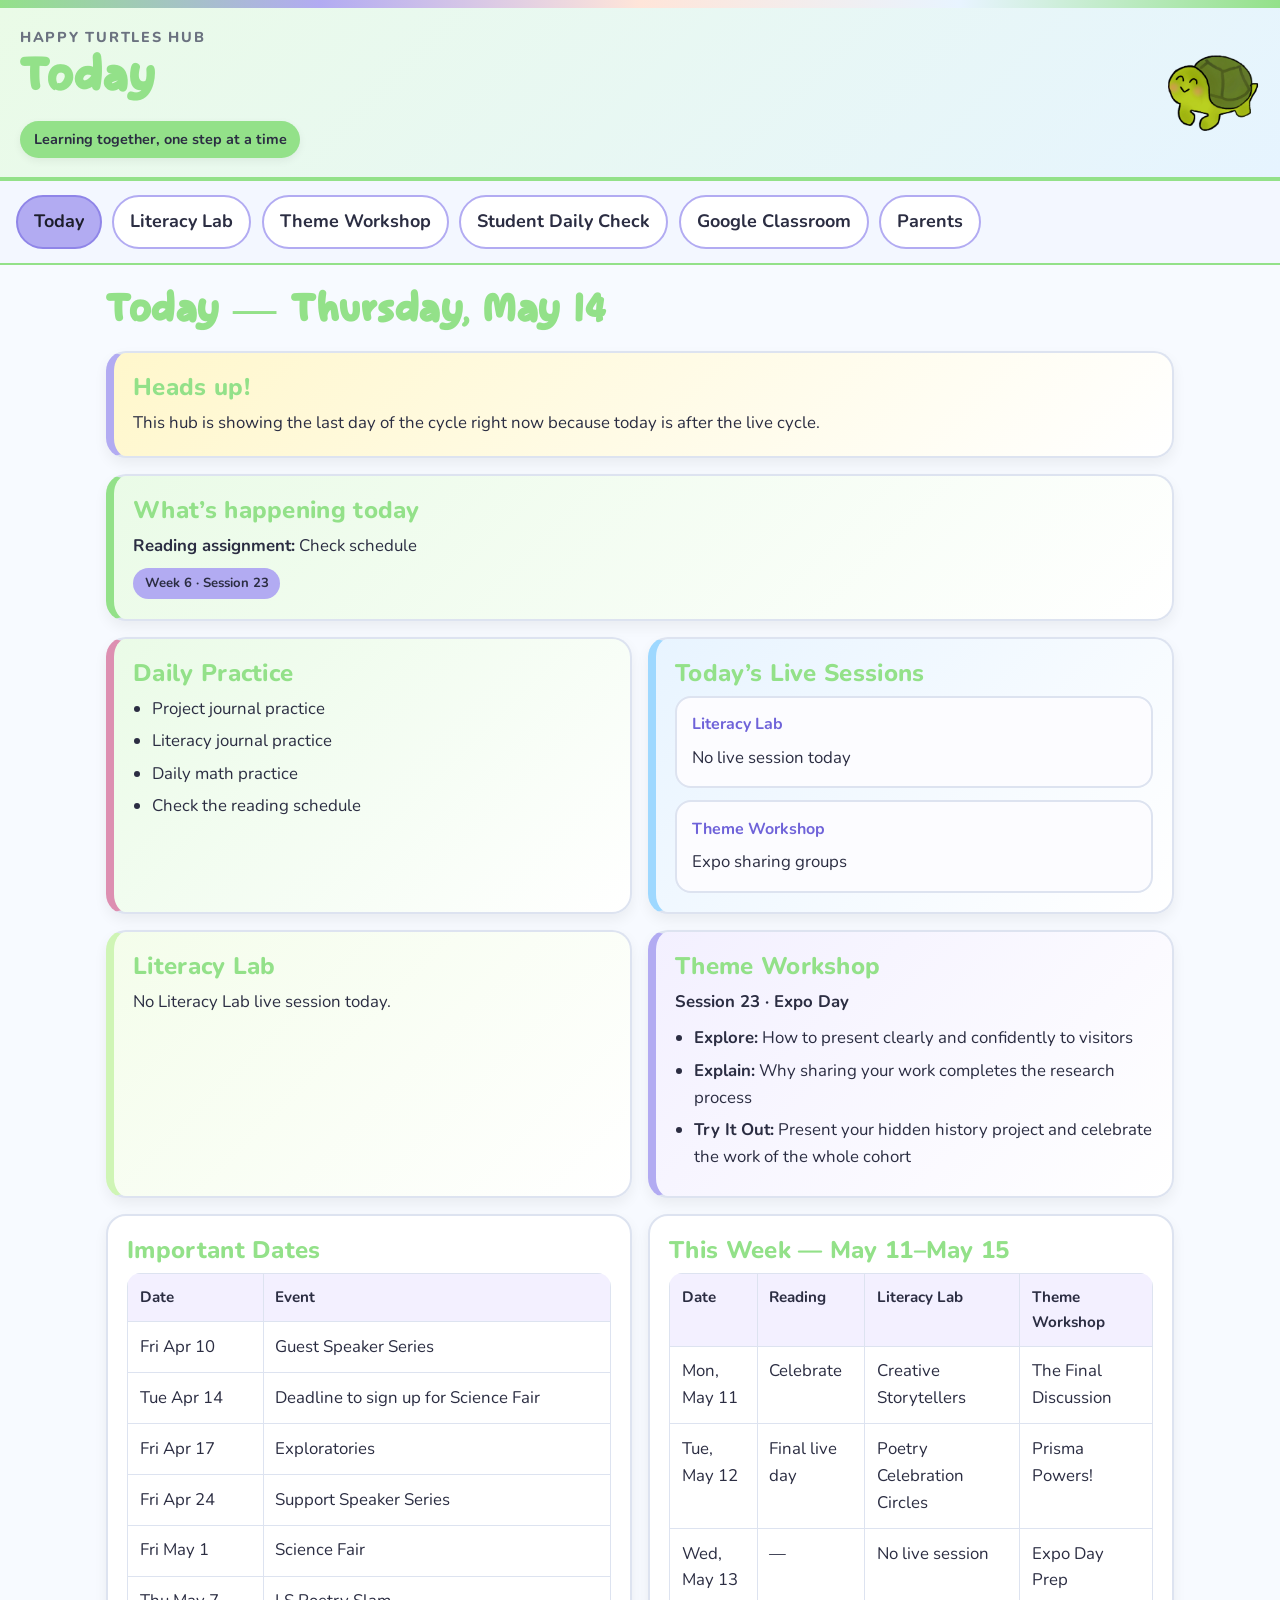
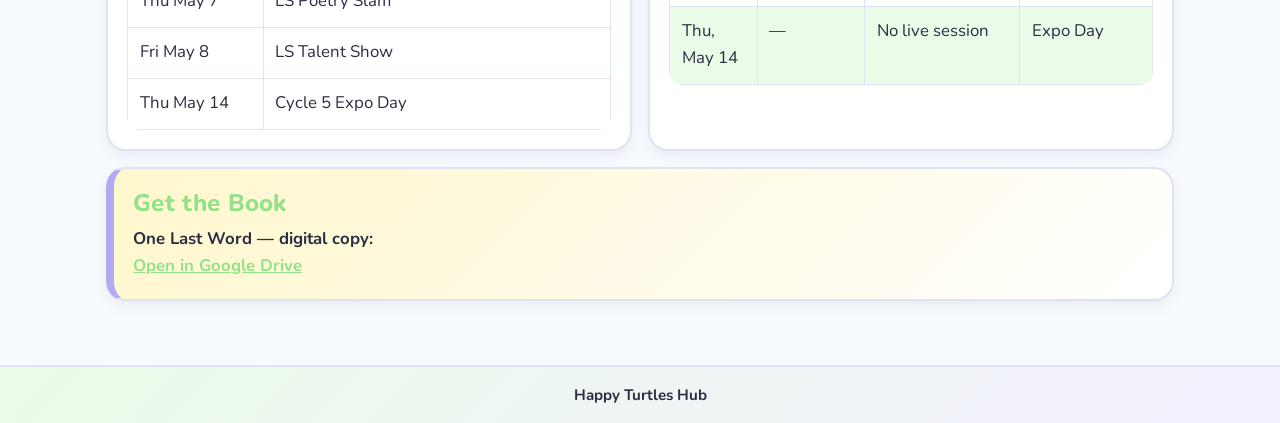
<file: index.html>
<!DOCTYPE html>
<html lang="en">
<head>
  <meta charset="UTF-8" />
  <meta name="viewport" content="width=device-width, initial-scale=1.0" />
  <title>Happy Turtles Hub — Today</title>
  <link href="https://fonts.googleapis.com/css2?family=Nunito:wght@400;600;700;800&display=swap" rel="stylesheet">
<link rel="stylesheet" href="style.css?v=2" />
</head>
<body data-page="today">
  <div class="top-bar"></div>

  <header class="site-header">
    <div class="branding">
      <div class="subtitle">Happy Turtles Hub</div>
      <h1>Today</h1>
      <div class="tagline">Learning together, one step at a time</div>
    </div>
    <div class="logo-wrap">
      <img src="images/happy-turtle.png" alt="Happy turtle logo" />
    </div>
  </header>

  <nav class="main-nav">
    <a href="index.html" data-page="today">Today</a>
    <a href="literacy.html" data-page="literacy">Literacy Lab</a>
    <a href="theme.html" data-page="theme">Theme Workshop</a>
    <a href="https://prisma-daily-check.web.app/student.html" target="_blank">Student Daily Check</a>
    <a href="https://classroom.google.com/c/Nzc0MDk2MDExMjM1" target="_blank">Google Classroom</a>
    <a href="parents.html" data-page="parents">Parents</a>
  </nav>

  <main class="container">
    <h2 class="page-title" id="todayPageTitle">Today</h2>

    <div id="todayNotice"></div>

    <section class="hero-card" id="todayHero">
      <h3 class="section-title">What’s happening today</h3>
      <p><strong>Reading assignment:</strong> <span id="readingAssignment">Check schedule</span></p>
      <div class="badge" id="todayBadge">Week 1</div>
    </section>

    <section class="grid-2">
      <div class="card green-card">
        <h3 class="section-title">Daily Practice</h3>
        <ul class="pretty-list" id="dailyPracticeList"></ul>
      </div>

      <div class="card blue-card">
        <h3 class="section-title">Today’s Live Sessions</h3>
        <div class="info-box">
          <h3>Literacy Lab</h3>
          <p id="litLiveSession">No live session today</p>
        </div>
        <div class="info-box" style="margin-top:.75rem;">
          <h3>Theme Workshop</h3>
          <p id="themeLiveSession">No live session today</p>
        </div>
      </div>
    </section>

    <section class="grid-2">
      <div class="card lit-card-soft" id="litOverviewCard">
        <h3 class="section-title">Literacy Lab</h3>
        <div id="litOverviewContent"></div>
      </div>

      <div class="card theme-card-soft" id="themeOverviewCard">
        <h3 class="section-title">Theme Workshop</h3>
        <div id="themeOverviewContent"></div>
      </div>
    </section>

    <section class="grid-2">
      <div class="table-card">
        <h3 class="section-title">Important Dates</h3>
        <div class="table-wrap">
          <table>
            <tr>
              <th>Date</th>
              <th>Event</th>
            </tr>
            <tr><td>Fri Apr 10</td><td>Guest Speaker Series</td></tr>
            <tr><td>Tue Apr 14</td><td>Deadline to sign up for Science Fair</td></tr>
            <tr><td>Fri Apr 17</td><td>Exploratories</td></tr>
            <tr><td>Fri Apr 24</td><td>Support Speaker Series</td></tr>
            <tr><td>Fri May 1</td><td>Science Fair</td></tr>
            <tr><td>Thu May 7</td><td>LS Poetry Slam</td></tr>
            <tr><td>Fri May 8</td><td>LS Talent Show</td></tr>
            <tr><td>Thu May 14</td><td>Cycle 5 Expo Day</td></tr>
          </table>
        </div>
      </div>

      <div class="table-card">
        <h3 class="section-title" id="thisWeekHeading">This Week</h3>
        <div class="table-wrap">
          <table>
            <thead>
              <tr>
                <th>Date</th>
                <th>Reading</th>
                <th>Literacy Lab</th>
                <th>Theme Workshop</th>
              </tr>
            </thead>
            <tbody id="thisWeekBody"></tbody>
          </table>
        </div>
      </div>
    </section>

    <section class="notice">
      <h3 class="section-title">Get the Book</h3>
      <p><strong>One Last Word — digital copy:</strong></p>
      <p><a href="https://drive.google.com/file/d/1UUTqs_-cqNuvgkLL2wkO8RVBttoRMErt/view" target="_blank">Open in Google Drive</a></p>
    </section>
  </main>

  <footer class="footer">Happy Turtles Hub</footer>
  <script src="script.js"></script>
</body>
</html>
</file>
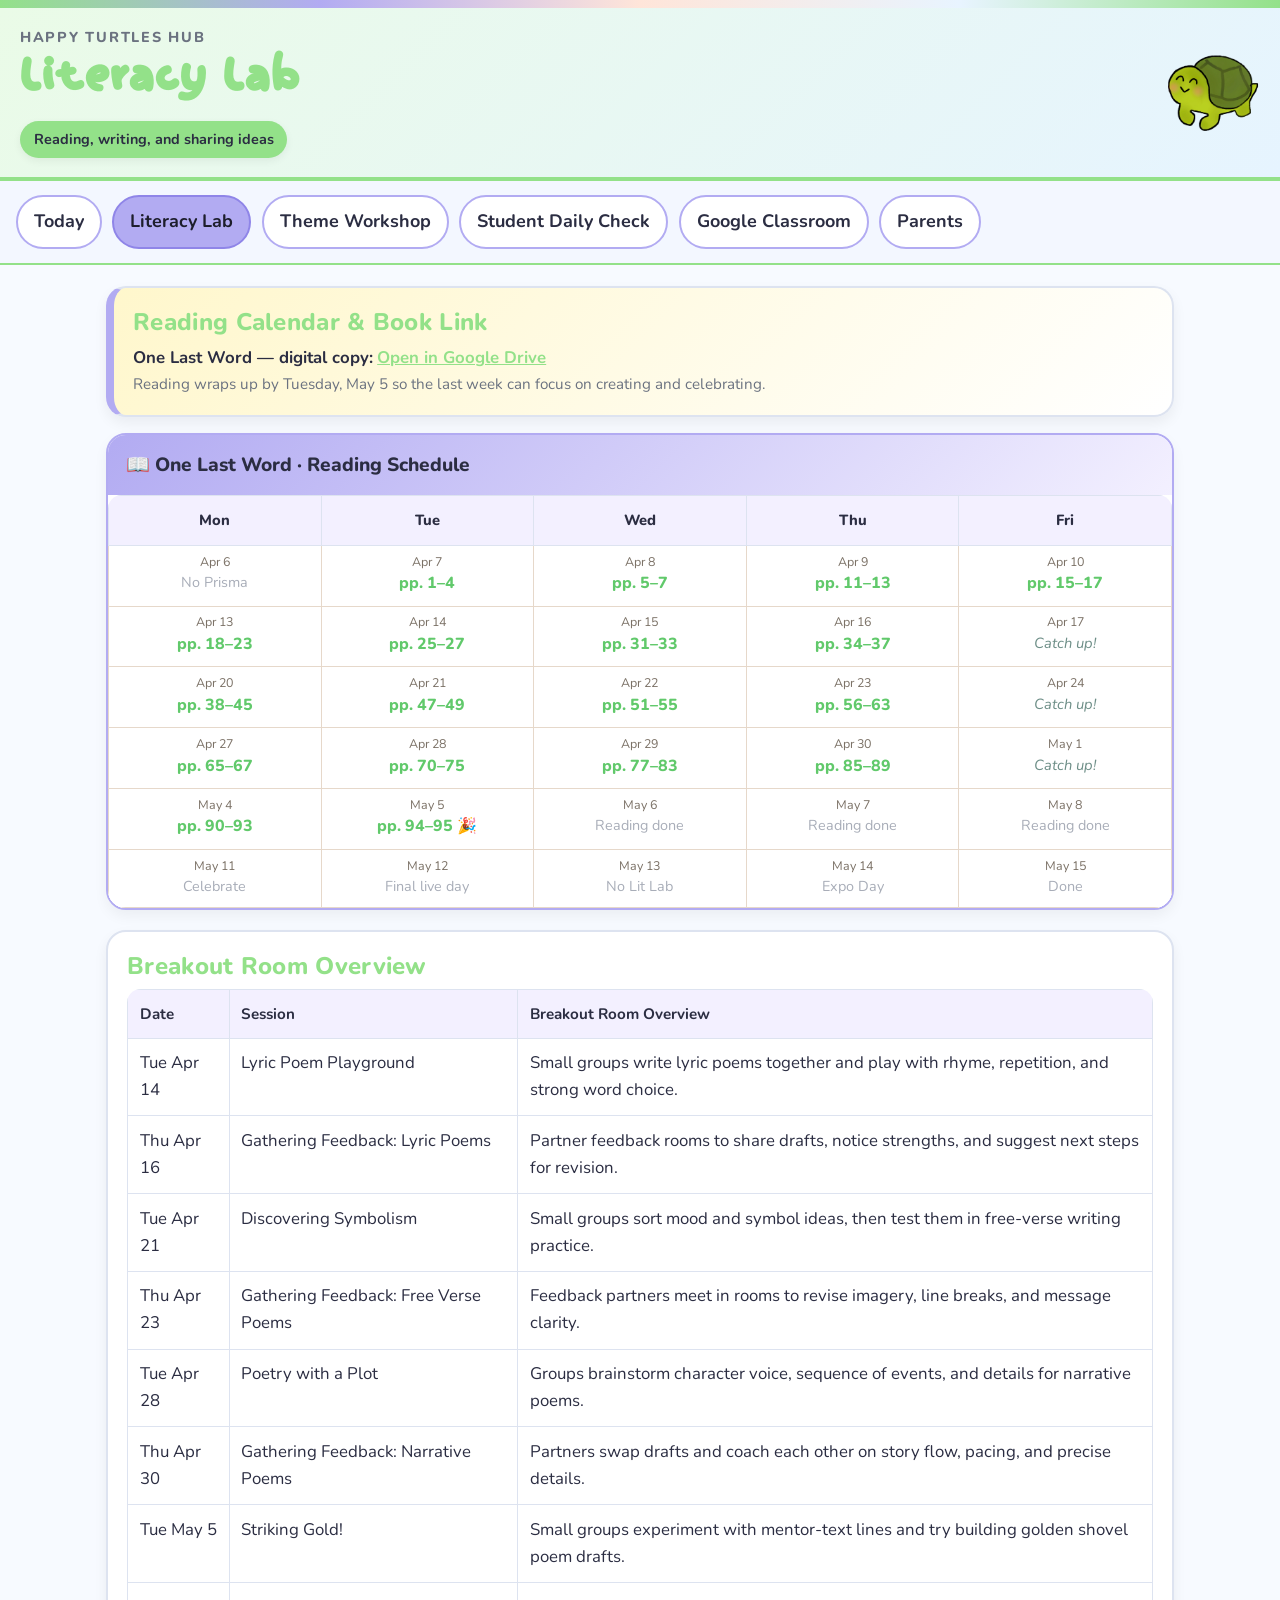
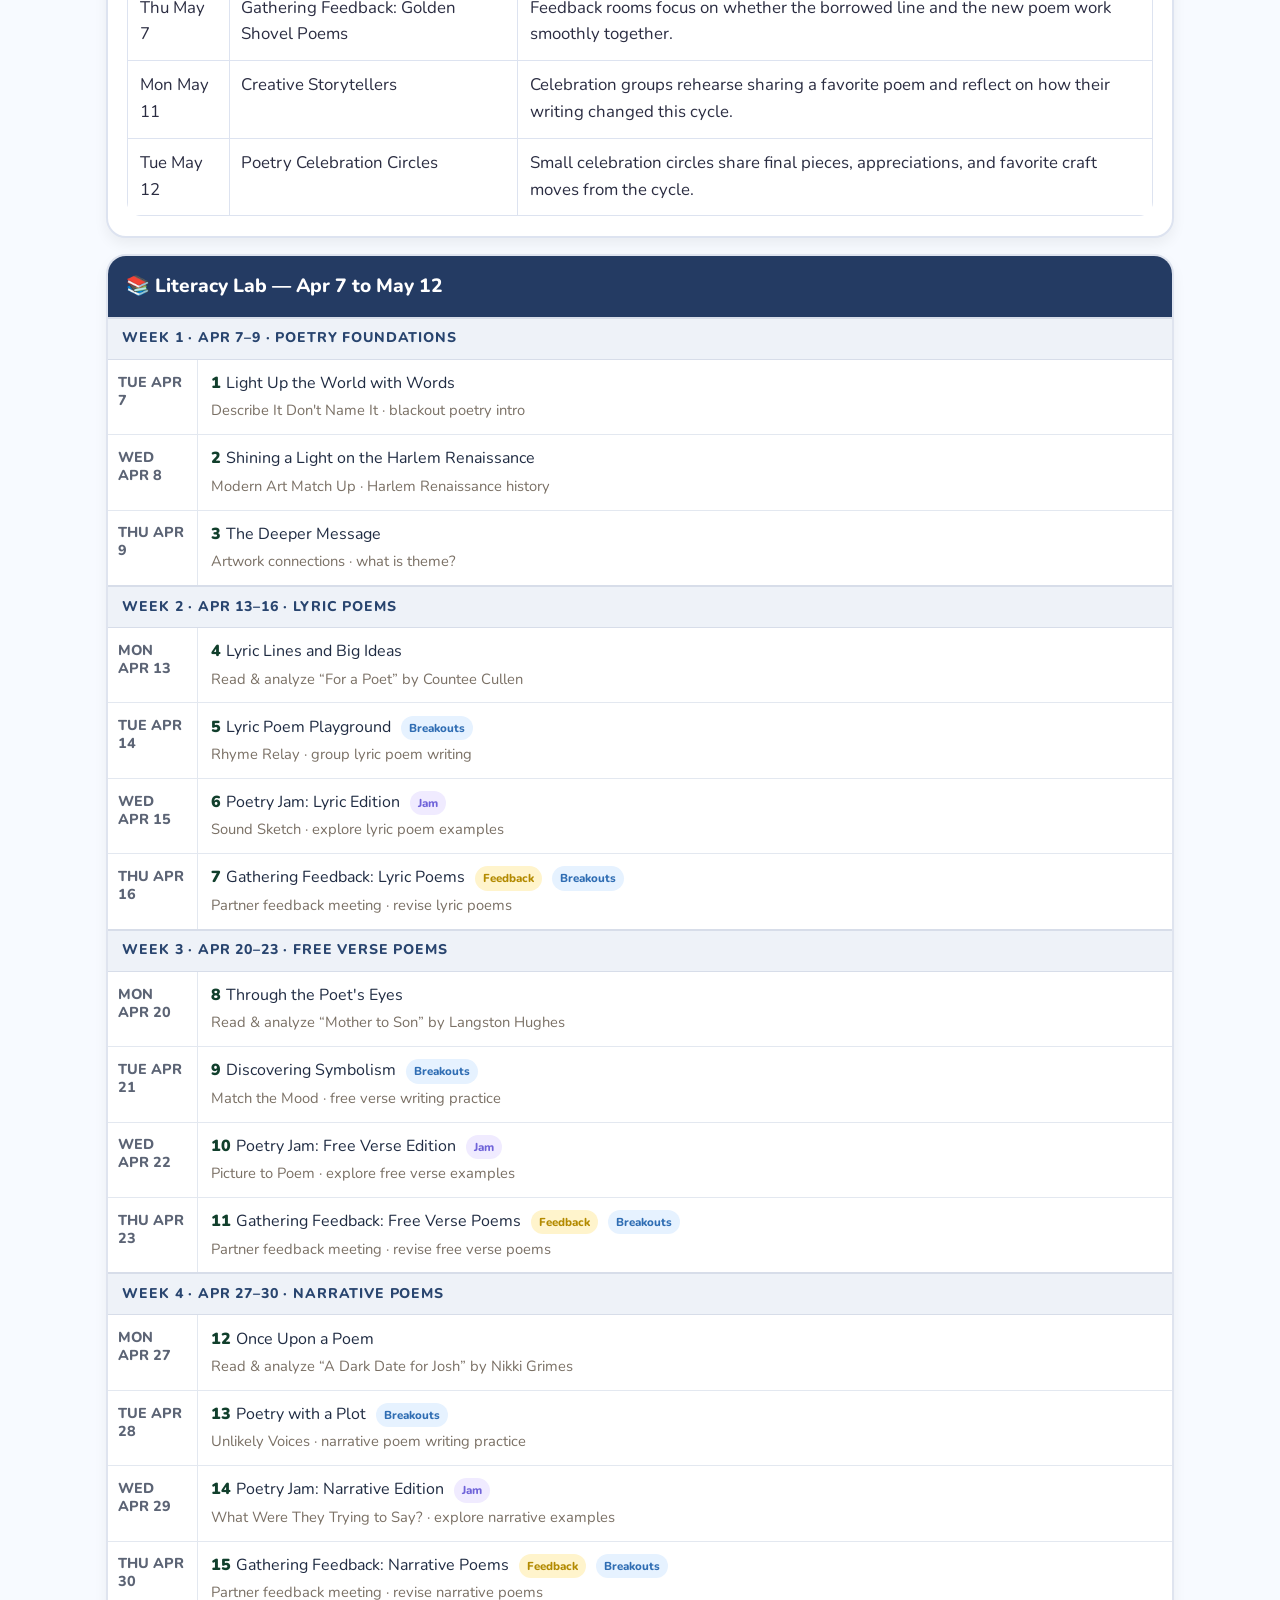
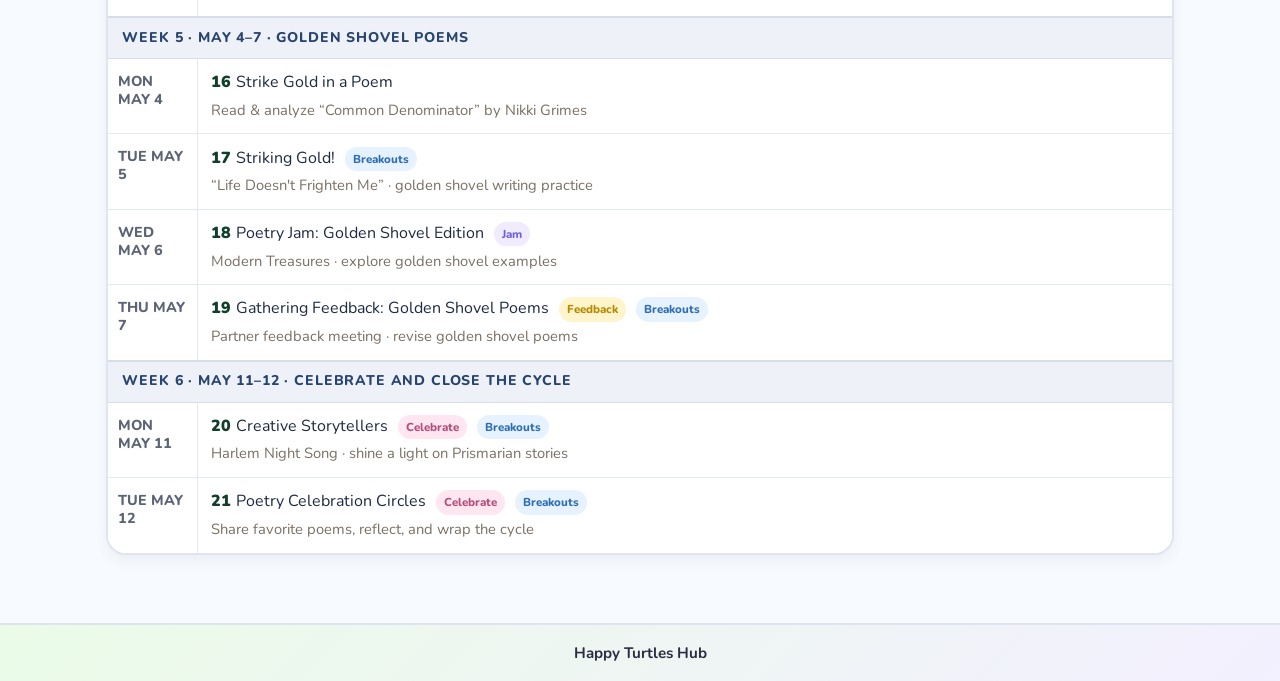
<file: literacy.html>
<!DOCTYPE html>
<html lang="en">
<head>
  <meta charset="UTF-8" />
  <meta name="viewport" content="width=device-width, initial-scale=1.0" />
  <title>Happy Turtles Hub — Literacy Lab</title>
  <link href="https://fonts.googleapis.com/css2?family=Nunito:wght@400;600;700;800&display=swap" rel="stylesheet">
<link rel="stylesheet" href="style.css?v=2" />
</head>
<body data-page="literacy">
  <div class="top-bar"></div>

  <header class="site-header">
    <div class="branding">
      <div class="subtitle">Happy Turtles Hub</div>
      <h1>Literacy Lab</h1>
      <div class="tagline">Reading, writing, and sharing ideas</div>
    </div>
    <div class="logo-wrap">
      <img src="images/happy-turtle.png" alt="Happy turtle logo" />
    </div>
  </header>

  <nav class="main-nav">
    <a href="index.html" data-page="today">Today</a>
    <a href="literacy.html" data-page="literacy">Literacy Lab</a>
    <a href="theme.html" data-page="theme">Theme Workshop</a>
    <a href="https://prisma-daily-check.web.app/student.html" target="_blank">Student Daily Check</a>
    <a href="https://classroom.google.com/c/Nzc0MDk2MDExMjM1" target="_blank">Google Classroom</a>
    <a href="parents.html" data-page="parents">Parents</a>
  </nav>

  <main class="container">
    <section class="notice">
      <h3 class="section-title">Reading Calendar &amp; Book Link</h3>
      <p><strong>One Last Word — digital copy:</strong> <a href="https://drive.google.com/file/d/1UUTqs_-cqNuvgkLL2wkO8RVBttoRMErt/view" target="_blank">Open in Google Drive</a></p>
      <p class="subtle">Reading wraps up by Tuesday, May 5 so the last week can focus on creating and celebrating.</p>
    </section>

    <section class="lit-card">
      <div class="lit-card-header">📖 One Last Word · Reading Schedule</div>
      <div class="lit-card-body reading-calendar-wrap">
        <table class="reading-calendar">
          <tr>
            <th>Mon</th>
            <th>Tue</th>
            <th>Wed</th>
            <th>Thu</th>
            <th>Fri</th>
          </tr>
          <tr>
            <td>
              <span class="reading-date">Apr 6</span>
              <span class="reading-done">No Prisma</span>
            </td>
            <td data-date="2026-04-07">
              <span class="reading-date">Apr 7</span>
              <span class="reading-pages">pp. 1–4</span>
            </td>
            <td data-date="2026-04-08">
              <span class="reading-date">Apr 8</span>
              <span class="reading-pages">pp. 5–7</span>
            </td>
            <td data-date="2026-04-09">
              <span class="reading-date">Apr 9</span>
              <span class="reading-pages">pp. 11–13</span>
            </td>
            <td data-date="2026-04-10">
              <span class="reading-date">Apr 10</span>
              <span class="reading-pages">pp. 15–17</span>
            </td>
          </tr>
          <tr>
            <td data-date="2026-04-13">
              <span class="reading-date">Apr 13</span>
              <span class="reading-pages">pp. 18–23</span>
            </td>
            <td data-date="2026-04-14">
              <span class="reading-date">Apr 14</span>
              <span class="reading-pages">pp. 25–27</span>
            </td>
            <td data-date="2026-04-15">
              <span class="reading-date">Apr 15</span>
              <span class="reading-pages">pp. 31–33</span>
            </td>
            <td data-date="2026-04-16">
              <span class="reading-date">Apr 16</span>
              <span class="reading-pages">pp. 34–37</span>
            </td>
            <td data-date="2026-04-17">
              <span class="reading-date">Apr 17</span>
              <span class="reading-note">Catch up!</span>
            </td>
          </tr>
          <tr>
            <td data-date="2026-04-20">
              <span class="reading-date">Apr 20</span>
              <span class="reading-pages">pp. 38–45</span>
            </td>
            <td data-date="2026-04-21">
              <span class="reading-date">Apr 21</span>
              <span class="reading-pages">pp. 47–49</span>
            </td>
            <td data-date="2026-04-22">
              <span class="reading-date">Apr 22</span>
              <span class="reading-pages">pp. 51–55</span>
            </td>
            <td data-date="2026-04-23">
              <span class="reading-date">Apr 23</span>
              <span class="reading-pages">pp. 56–63</span>
            </td>
            <td data-date="2026-04-24">
              <span class="reading-date">Apr 24</span>
              <span class="reading-note">Catch up!</span>
            </td>
          </tr>
          <tr>
            <td data-date="2026-04-27">
              <span class="reading-date">Apr 27</span>
              <span class="reading-pages">pp. 65–67</span>
            </td>
            <td data-date="2026-04-28">
              <span class="reading-date">Apr 28</span>
              <span class="reading-pages">pp. 70–75</span>
            </td>
            <td data-date="2026-04-29">
              <span class="reading-date">Apr 29</span>
              <span class="reading-pages">pp. 77–83</span>
            </td>
            <td data-date="2026-04-30">
              <span class="reading-date">Apr 30</span>
              <span class="reading-pages">pp. 85–89</span>
            </td>
            <td data-date="2026-05-01">
              <span class="reading-date">May 1</span>
              <span class="reading-note">Catch up!</span>
            </td>
          </tr>
          <tr>
            <td data-date="2026-05-04">
              <span class="reading-date">May 4</span>
              <span class="reading-pages">pp. 90–93</span>
            </td>
            <td data-date="2026-05-05">
              <span class="reading-date">May 5</span>
              <span class="reading-pages">pp. 94–95 🎉</span>
            </td>
            <td data-date="2026-05-06">
              <span class="reading-date">May 6</span>
              <span class="reading-done">Reading done</span>
            </td>
            <td data-date="2026-05-07">
              <span class="reading-date">May 7</span>
              <span class="reading-done">Reading done</span>
            </td>
            <td data-date="2026-05-08">
              <span class="reading-date">May 8</span>
              <span class="reading-done">Reading done</span>
            </td>
          </tr>
          <tr>
            <td data-date="2026-05-11">
              <span class="reading-date">May 11</span>
              <span class="reading-done">Celebrate</span>
            </td>
            <td data-date="2026-05-12">
              <span class="reading-date">May 12</span>
              <span class="reading-done">Final live day</span>
            </td>
            <td>
              <span class="reading-date">May 13</span>
              <span class="reading-done">No Lit Lab</span>
            </td>
            <td>
              <span class="reading-date">May 14</span>
              <span class="reading-done">Expo Day</span>
            </td>
            <td>
              <span class="reading-date">May 15</span>
              <span class="reading-done">Done</span>
            </td>
          </tr>
        </table>
      </div>
    </section>

    <section class="table-card">
      <h3 class="section-title">Breakout Room Overview</h3>
      <div class="table-wrap">
        <table>
          <tr>
            <th>Date</th>
            <th>Session</th>
            <th>Breakout Room Overview</th>
          </tr>
          <tr><td>Tue Apr 14</td><td>Lyric Poem Playground</td><td>Small groups write lyric poems together and play with rhyme, repetition, and strong word choice.</td></tr>
          <tr><td>Thu Apr 16</td><td>Gathering Feedback: Lyric Poems</td><td>Partner feedback rooms to share drafts, notice strengths, and suggest next steps for revision.</td></tr>
          <tr><td>Tue Apr 21</td><td>Discovering Symbolism</td><td>Small groups sort mood and symbol ideas, then test them in free-verse writing practice.</td></tr>
          <tr><td>Thu Apr 23</td><td>Gathering Feedback: Free Verse Poems</td><td>Feedback partners meet in rooms to revise imagery, line breaks, and message clarity.</td></tr>
          <tr><td>Tue Apr 28</td><td>Poetry with a Plot</td><td>Groups brainstorm character voice, sequence of events, and details for narrative poems.</td></tr>
          <tr><td>Thu Apr 30</td><td>Gathering Feedback: Narrative Poems</td><td>Partners swap drafts and coach each other on story flow, pacing, and precise details.</td></tr>
          <tr><td>Tue May 5</td><td>Striking Gold!</td><td>Small groups experiment with mentor-text lines and try building golden shovel poem drafts.</td></tr>
          <tr><td>Thu May 7</td><td>Gathering Feedback: Golden Shovel Poems</td><td>Feedback rooms focus on whether the borrowed line and the new poem work smoothly together.</td></tr>
          <tr><td>Mon May 11</td><td>Creative Storytellers</td><td>Celebration groups rehearse sharing a favorite poem and reflect on how their writing changed this cycle.</td></tr>
          <tr><td>Tue May 12</td><td>Poetry Celebration Circles</td><td>Small celebration circles share final pieces, appreciations, and favorite craft moves from the cycle.</td></tr>
        </table>
      </div>
    </section>

    <section class="schedule-wrap">
      <div class="schedule-header">📚 Literacy Lab — Apr 7 to May 12</div>

      <div class="week-block">
        <div class="week-label">Week 1 · Apr 7–9 · Poetry Foundations</div>

        <div class="schedule-row" data-date="2026-04-07">
          <div class="schedule-day">Tue Apr 7</div>
          <div class="schedule-main">
            <div class="schedule-title-line"><span class="session-num">1</span>Light Up the World with Words</div>
            <div class="schedule-sub">Describe It Don't Name It · blackout poetry intro</div>
          </div>
        </div>

        <div class="schedule-row" data-date="2026-04-08">
          <div class="schedule-day">Wed Apr 8</div>
          <div class="schedule-main">
            <div class="schedule-title-line"><span class="session-num">2</span>Shining a Light on the Harlem Renaissance</div>
            <div class="schedule-sub">Modern Art Match Up · Harlem Renaissance history</div>
          </div>
        </div>

        <div class="schedule-row" data-date="2026-04-09">
          <div class="schedule-day">Thu Apr 9</div>
          <div class="schedule-main">
            <div class="schedule-title-line"><span class="session-num">3</span>The Deeper Message</div>
            <div class="schedule-sub">Artwork connections · what is theme?</div>
          </div>
        </div>
      </div>

      <div class="week-block">
        <div class="week-label">Week 2 · Apr 13–16 · Lyric Poems</div>

        <div class="schedule-row" data-date="2026-04-13">
          <div class="schedule-day">Mon Apr 13</div>
          <div class="schedule-main">
            <div class="schedule-title-line"><span class="session-num">4</span>Lyric Lines and Big Ideas</div>
            <div class="schedule-sub">Read &amp; analyze “For a Poet” by Countee Cullen</div>
          </div>
        </div>

        <div class="schedule-row" data-date="2026-04-14">
          <div class="schedule-day">Tue Apr 14</div>
          <div class="schedule-main">
            <div class="schedule-title-line"><span class="session-num">5</span>Lyric Poem Playground <span class="tag tag-breakout">Breakouts</span></div>
            <div class="schedule-sub">Rhyme Relay · group lyric poem writing</div>
          </div>
        </div>

        <div class="schedule-row" data-date="2026-04-15">
          <div class="schedule-day">Wed Apr 15</div>
          <div class="schedule-main">
            <div class="schedule-title-line"><span class="session-num">6</span>Poetry Jam: Lyric Edition <span class="tag tag-jam">Jam</span></div>
            <div class="schedule-sub">Sound Sketch · explore lyric poem examples</div>
          </div>
        </div>

        <div class="schedule-row" data-date="2026-04-16">
          <div class="schedule-day">Thu Apr 16</div>
          <div class="schedule-main">
            <div class="schedule-title-line"><span class="session-num">7</span>Gathering Feedback: Lyric Poems <span class="tag tag-feedback">Feedback</span> <span class="tag tag-breakout">Breakouts</span></div>
            <div class="schedule-sub">Partner feedback meeting · revise lyric poems</div>
          </div>
        </div>
      </div>

      <div class="week-block">
        <div class="week-label">Week 3 · Apr 20–23 · Free Verse Poems</div>

        <div class="schedule-row" data-date="2026-04-20">
          <div class="schedule-day">Mon Apr 20</div>
          <div class="schedule-main">
            <div class="schedule-title-line"><span class="session-num">8</span>Through the Poet's Eyes</div>
            <div class="schedule-sub">Read &amp; analyze “Mother to Son” by Langston Hughes</div>
          </div>
        </div>

        <div class="schedule-row" data-date="2026-04-21">
          <div class="schedule-day">Tue Apr 21</div>
          <div class="schedule-main">
            <div class="schedule-title-line"><span class="session-num">9</span>Discovering Symbolism <span class="tag tag-breakout">Breakouts</span></div>
            <div class="schedule-sub">Match the Mood · free verse writing practice</div>
          </div>
        </div>

        <div class="schedule-row" data-date="2026-04-22">
          <div class="schedule-day">Wed Apr 22</div>
          <div class="schedule-main">
            <div class="schedule-title-line"><span class="session-num">10</span>Poetry Jam: Free Verse Edition <span class="tag tag-jam">Jam</span></div>
            <div class="schedule-sub">Picture to Poem · explore free verse examples</div>
          </div>
        </div>

        <div class="schedule-row" data-date="2026-04-23">
          <div class="schedule-day">Thu Apr 23</div>
          <div class="schedule-main">
            <div class="schedule-title-line"><span class="session-num">11</span>Gathering Feedback: Free Verse Poems <span class="tag tag-feedback">Feedback</span> <span class="tag tag-breakout">Breakouts</span></div>
            <div class="schedule-sub">Partner feedback meeting · revise free verse poems</div>
          </div>
        </div>
      </div>

      <div class="week-block">
        <div class="week-label">Week 4 · Apr 27–30 · Narrative Poems</div>

        <div class="schedule-row" data-date="2026-04-27">
          <div class="schedule-day">Mon Apr 27</div>
          <div class="schedule-main">
            <div class="schedule-title-line"><span class="session-num">12</span>Once Upon a Poem</div>
            <div class="schedule-sub">Read &amp; analyze “A Dark Date for Josh” by Nikki Grimes</div>
          </div>
        </div>

        <div class="schedule-row" data-date="2026-04-28">
          <div class="schedule-day">Tue Apr 28</div>
          <div class="schedule-main">
            <div class="schedule-title-line"><span class="session-num">13</span>Poetry with a Plot <span class="tag tag-breakout">Breakouts</span></div>
            <div class="schedule-sub">Unlikely Voices · narrative poem writing practice</div>
          </div>
        </div>

        <div class="schedule-row" data-date="2026-04-29">
          <div class="schedule-day">Wed Apr 29</div>
          <div class="schedule-main">
            <div class="schedule-title-line"><span class="session-num">14</span>Poetry Jam: Narrative Edition <span class="tag tag-jam">Jam</span></div>
            <div class="schedule-sub">What Were They Trying to Say? · explore narrative examples</div>
          </div>
        </div>

        <div class="schedule-row" data-date="2026-04-30">
          <div class="schedule-day">Thu Apr 30</div>
          <div class="schedule-main">
            <div class="schedule-title-line"><span class="session-num">15</span>Gathering Feedback: Narrative Poems <span class="tag tag-feedback">Feedback</span> <span class="tag tag-breakout">Breakouts</span></div>
            <div class="schedule-sub">Partner feedback meeting · revise narrative poems</div>
          </div>
        </div>
      </div>

      <div class="week-block">
        <div class="week-label">Week 5 · May 4–7 · Golden Shovel Poems</div>

        <div class="schedule-row" data-date="2026-05-04">
          <div class="schedule-day">Mon May 4</div>
          <div class="schedule-main">
            <div class="schedule-title-line"><span class="session-num">16</span>Strike Gold in a Poem</div>
            <div class="schedule-sub">Read &amp; analyze “Common Denominator” by Nikki Grimes</div>
          </div>
        </div>

        <div class="schedule-row" data-date="2026-05-05">
          <div class="schedule-day">Tue May 5</div>
          <div class="schedule-main">
            <div class="schedule-title-line"><span class="session-num">17</span>Striking Gold! <span class="tag tag-breakout">Breakouts</span></div>
            <div class="schedule-sub">“Life Doesn't Frighten Me” · golden shovel writing practice</div>
          </div>
        </div>

        <div class="schedule-row" data-date="2026-05-06">
          <div class="schedule-day">Wed May 6</div>
          <div class="schedule-main">
            <div class="schedule-title-line"><span class="session-num">18</span>Poetry Jam: Golden Shovel Edition <span class="tag tag-jam">Jam</span></div>
            <div class="schedule-sub">Modern Treasures · explore golden shovel examples</div>
          </div>
        </div>

        <div class="schedule-row" data-date="2026-05-07">
          <div class="schedule-day">Thu May 7</div>
          <div class="schedule-main">
            <div class="schedule-title-line"><span class="session-num">19</span>Gathering Feedback: Golden Shovel Poems <span class="tag tag-feedback">Feedback</span> <span class="tag tag-breakout">Breakouts</span></div>
            <div class="schedule-sub">Partner feedback meeting · revise golden shovel poems</div>
          </div>
        </div>
      </div>

      <div class="week-block">
        <div class="week-label">Week 6 · May 11–12 · Celebrate and Close the Cycle</div>

        <div class="schedule-row" data-date="2026-05-11">
          <div class="schedule-day">Mon May 11</div>
          <div class="schedule-main">
            <div class="schedule-title-line"><span class="session-num">20</span>Creative Storytellers <span class="tag tag-celebrate">Celebrate</span> <span class="tag tag-breakout">Breakouts</span></div>
            <div class="schedule-sub">Harlem Night Song · shine a light on Prismarian stories</div>
          </div>
        </div>

        <div class="schedule-row" data-date="2026-05-12">
          <div class="schedule-day">Tue May 12</div>
          <div class="schedule-main">
            <div class="schedule-title-line"><span class="session-num">21</span>Poetry Celebration Circles <span class="tag tag-celebrate">Celebrate</span> <span class="tag tag-breakout">Breakouts</span></div>
            <div class="schedule-sub">Share favorite poems, reflect, and wrap the cycle</div>
          </div>
        </div>
      </div>
    </section>
  </main>

  <footer class="footer">Happy Turtles Hub</footer>
  <script src="script.js"></script>
</body>
</html>
</file>
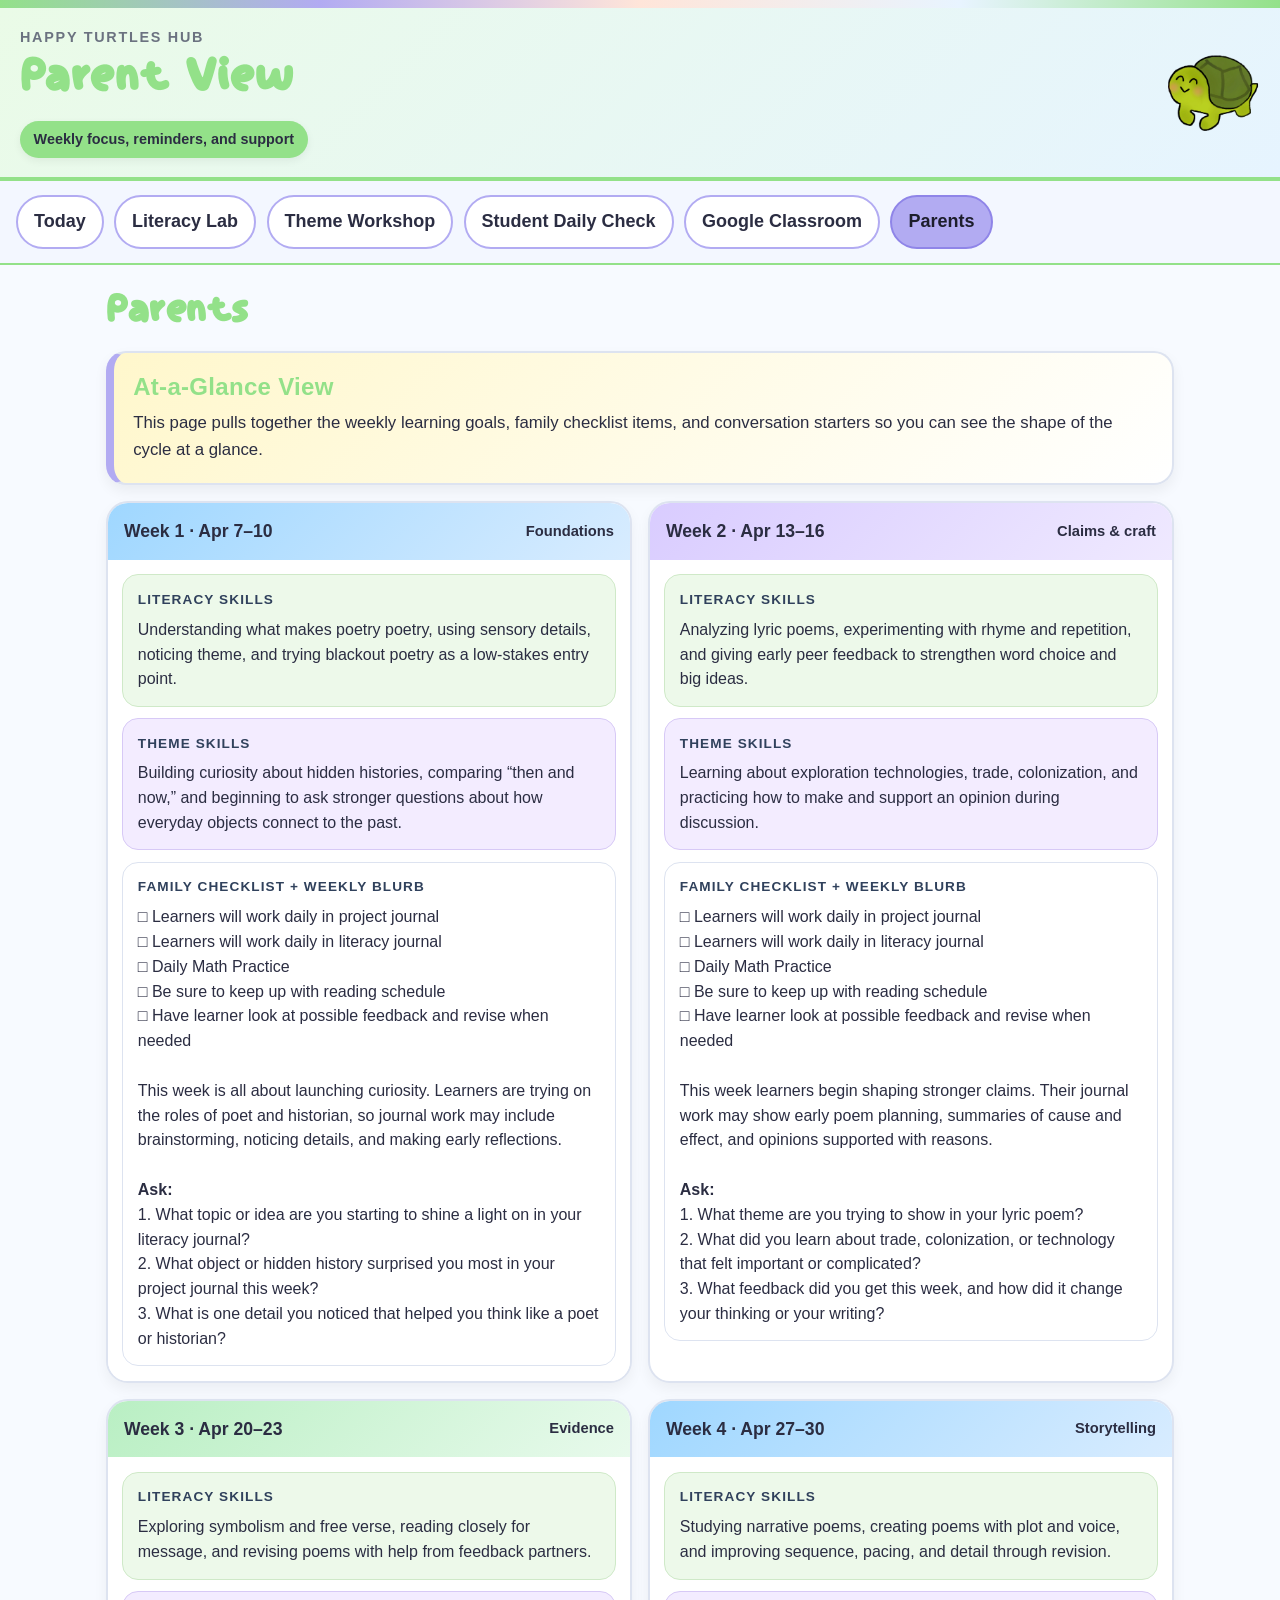
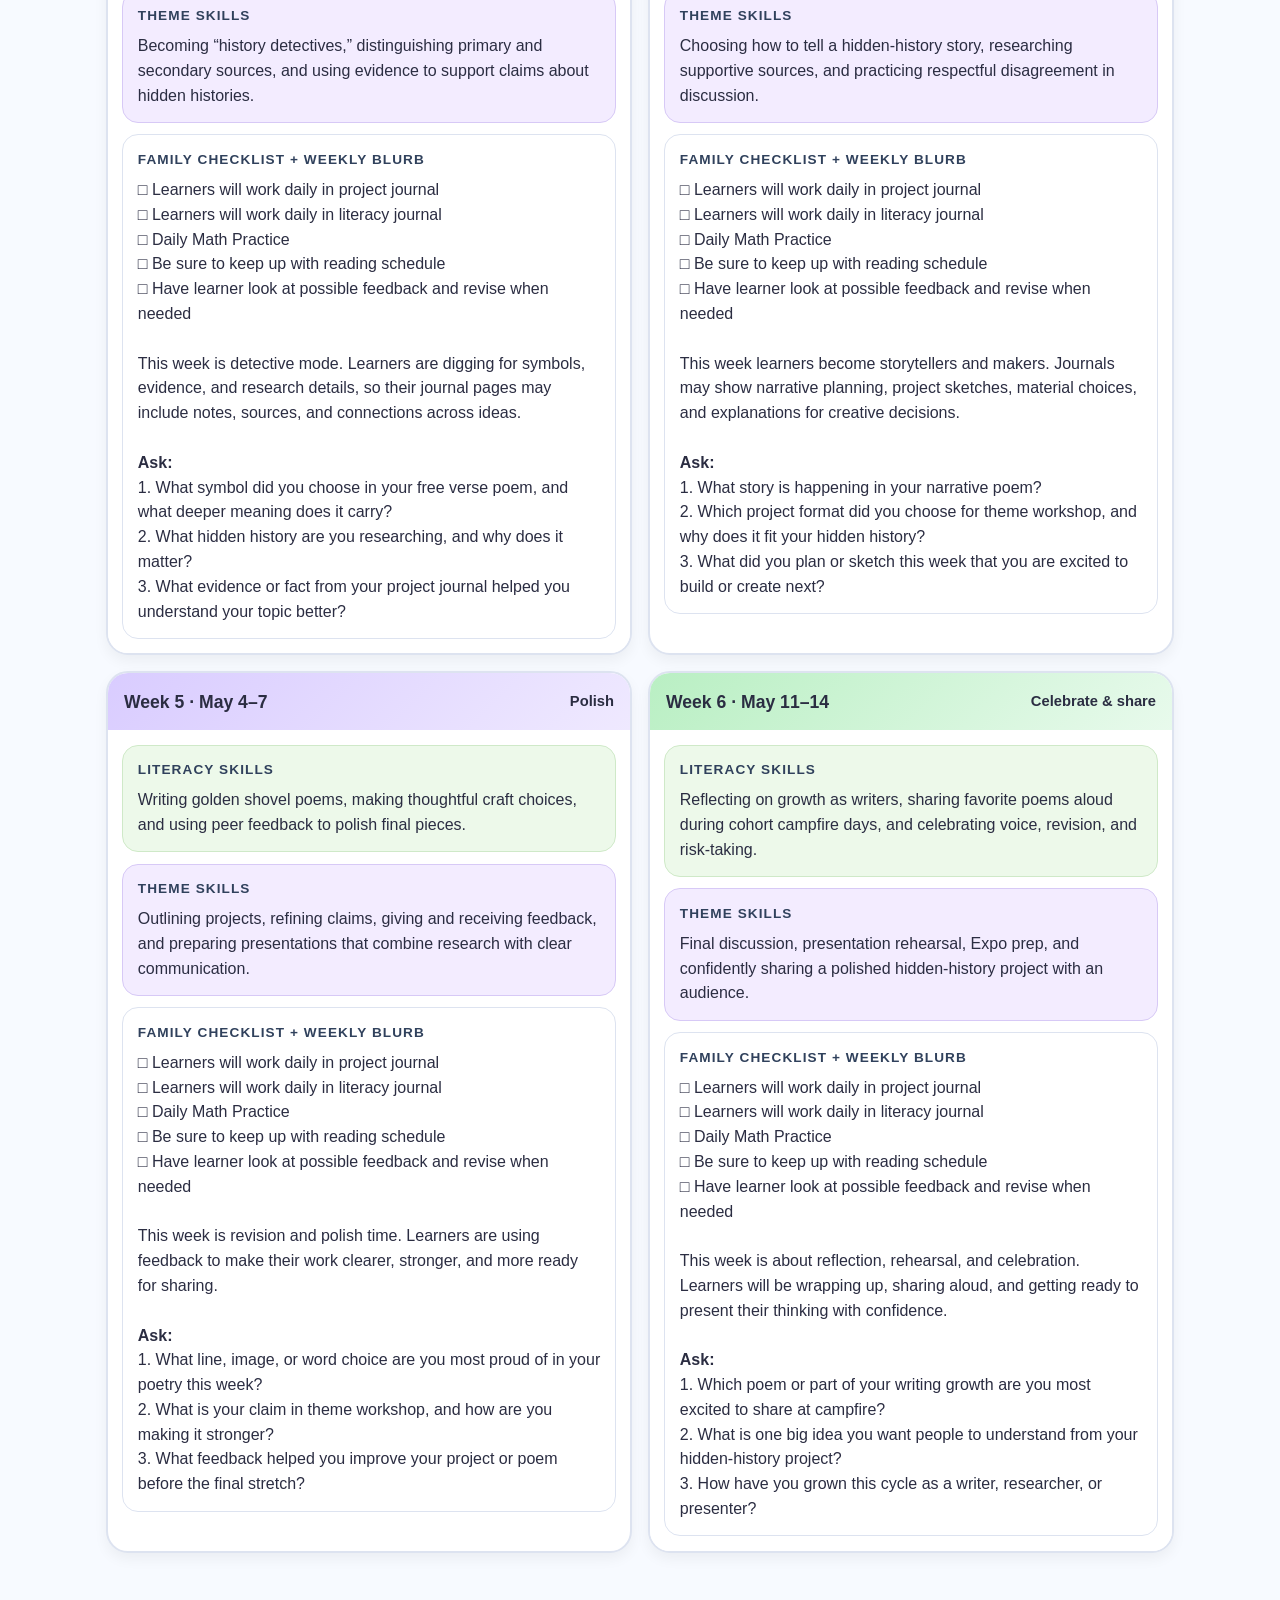
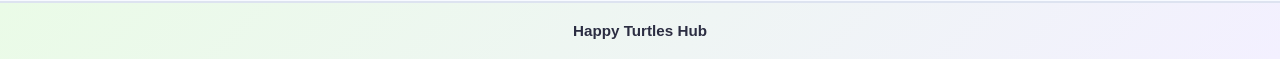
<file: parents.html>
<!DOCTYPE html>
<html lang="en">
<head>
  <meta charset="UTF-8" />
  <meta name="viewport" content="width=device-width, initial-scale=1.0" />
  <title>Happy Turtles Hub — Parents</title>
<link rel="stylesheet" href="style.css?v=2" />
</head>
<body data-page="parents">
  <div class="top-bar"></div>

  <header class="site-header">
    <div class="branding">
      <div class="subtitle">Happy Turtles Hub</div>
      <h1>Parent View</h1>
      <div class="tagline">Weekly focus, reminders, and support</div>
    </div>
    <div class="logo-wrap">
      <img src="images/happy-turtle.png" alt="Happy turtle logo" />
    </div>
  </header>

  <nav class="main-nav">
    <a href="index.html" data-page="today">Today</a>
    <a href="literacy.html" data-page="literacy">Literacy Lab</a>
    <a href="theme.html" data-page="theme">Theme Workshop</a>
    <a href="https://prisma-daily-check.web.app/student.html" target="_blank">Student Daily Check</a>
    <a href="https://classroom.google.com/c/Nzc0MDk2MDExMjM1" target="_blank">Google Classroom</a>
    <a href="parents.html" data-page="parents">Parents</a>
  </nav>

<main class="container">
  <h2 class="page-title">Parents</h2>

  <section class="notice">
    <h3 class="section-title">At-a-Glance View</h3>
    <p>This page pulls together the weekly learning goals, family checklist items, and conversation starters so you can see the shape of the cycle at a glance.</p>
  </section>

  <div class="parent-grid">
    <div class="skill-card">
      <div class="skill-head"><span>Week 1 · Apr 7–10</span><span class="small">Foundations</span></div>
      <div class="skill-body">
        <div class="skill-sec lit">
          <div class="skill-title">Literacy skills</div>
          <div class="skill-list">Understanding what makes poetry poetry, using sensory details, noticing theme, and trying blackout poetry as a low-stakes entry point.</div>
        </div>
        <div class="skill-sec theme">
          <div class="skill-title">Theme skills</div>
          <div class="skill-list">Building curiosity about hidden histories, comparing “then and now,” and beginning to ask stronger questions about how everyday objects connect to the past.</div>
        </div>
        <div class="skill-sec">
          <div class="skill-title">Family checklist + weekly blurb</div>
          <div class="skill-list">□ Learners will work daily in project journal<br>□ Learners will work daily in literacy journal<br>□ Daily Math Practice<br>□ Be sure to keep up with reading schedule<br>□ Have learner look at possible feedback and revise when needed<br><br>This week is all about launching curiosity. Learners are trying on the roles of poet and historian, so journal work may include brainstorming, noticing details, and making early reflections.<br><br><strong>Ask:</strong><br>1. What topic or idea are you starting to shine a light on in your literacy journal?<br>2. What object or hidden history surprised you most in your project journal this week?<br>3. What is one detail you noticed that helped you think like a poet or historian?</div>
        </div>
      </div>
    </div>

    <div class="skill-card">
      <div class="skill-head"><span>Week 2 · Apr 13–16</span><span class="small">Claims &amp; craft</span></div>
      <div class="skill-body">
        <div class="skill-sec lit">
          <div class="skill-title">Literacy skills</div>
          <div class="skill-list">Analyzing lyric poems, experimenting with rhyme and repetition, and giving early peer feedback to strengthen word choice and big ideas.</div>
        </div>
        <div class="skill-sec theme">
          <div class="skill-title">Theme skills</div>
          <div class="skill-list">Learning about exploration technologies, trade, colonization, and practicing how to make and support an opinion during discussion.</div>
        </div>
        <div class="skill-sec">
          <div class="skill-title">Family checklist + weekly blurb</div>
          <div class="skill-list">□ Learners will work daily in project journal<br>□ Learners will work daily in literacy journal<br>□ Daily Math Practice<br>□ Be sure to keep up with reading schedule<br>□ Have learner look at possible feedback and revise when needed<br><br>This week learners begin shaping stronger claims. Their journal work may show early poem planning, summaries of cause and effect, and opinions supported with reasons.<br><br><strong>Ask:</strong><br>1. What theme are you trying to show in your lyric poem?<br>2. What did you learn about trade, colonization, or technology that felt important or complicated?<br>3. What feedback did you get this week, and how did it change your thinking or your writing?</div>
        </div>
      </div>
    </div>

    <div class="skill-card">
      <div class="skill-head"><span>Week 3 · Apr 20–23</span><span class="small">Evidence</span></div>
      <div class="skill-body">
        <div class="skill-sec lit">
          <div class="skill-title">Literacy skills</div>
          <div class="skill-list">Exploring symbolism and free verse, reading closely for message, and revising poems with help from feedback partners.</div>
        </div>
        <div class="skill-sec theme">
          <div class="skill-title">Theme skills</div>
          <div class="skill-list">Becoming “history detectives,” distinguishing primary and secondary sources, and using evidence to support claims about hidden histories.</div>
        </div>
        <div class="skill-sec">
          <div class="skill-title">Family checklist + weekly blurb</div>
          <div class="skill-list">□ Learners will work daily in project journal<br>□ Learners will work daily in literacy journal<br>□ Daily Math Practice<br>□ Be sure to keep up with reading schedule<br>□ Have learner look at possible feedback and revise when needed<br><br>This week is detective mode. Learners are digging for symbols, evidence, and research details, so their journal pages may include notes, sources, and connections across ideas.<br><br><strong>Ask:</strong><br>1. What symbol did you choose in your free verse poem, and what deeper meaning does it carry?<br>2. What hidden history are you researching, and why does it matter?<br>3. What evidence or fact from your project journal helped you understand your topic better?</div>
        </div>
      </div>
    </div>

    <div class="skill-card">
      <div class="skill-head"><span>Week 4 · Apr 27–30</span><span class="small">Storytelling</span></div>
      <div class="skill-body">
        <div class="skill-sec lit">
          <div class="skill-title">Literacy skills</div>
          <div class="skill-list">Studying narrative poems, creating poems with plot and voice, and improving sequence, pacing, and detail through revision.</div>
        </div>
        <div class="skill-sec theme">
          <div class="skill-title">Theme skills</div>
          <div class="skill-list">Choosing how to tell a hidden-history story, researching supportive sources, and practicing respectful disagreement in discussion.</div>
        </div>
        <div class="skill-sec">
          <div class="skill-title">Family checklist + weekly blurb</div>
          <div class="skill-list">□ Learners will work daily in project journal<br>□ Learners will work daily in literacy journal<br>□ Daily Math Practice<br>□ Be sure to keep up with reading schedule<br>□ Have learner look at possible feedback and revise when needed<br><br>This week learners become storytellers and makers. Journals may show narrative planning, project sketches, material choices, and explanations for creative decisions.<br><br><strong>Ask:</strong><br>1. What story is happening in your narrative poem?<br>2. Which project format did you choose for theme workshop, and why does it fit your hidden history?<br>3. What did you plan or sketch this week that you are excited to build or create next?</div>
        </div>
      </div>
    </div>

    <div class="skill-card">
      <div class="skill-head"><span>Week 5 · May 4–7</span><span class="small">Polish</span></div>
      <div class="skill-body">
        <div class="skill-sec lit">
          <div class="skill-title">Literacy skills</div>
          <div class="skill-list">Writing golden shovel poems, making thoughtful craft choices, and using peer feedback to polish final pieces.</div>
        </div>
        <div class="skill-sec theme">
          <div class="skill-title">Theme skills</div>
          <div class="skill-list">Outlining projects, refining claims, giving and receiving feedback, and preparing presentations that combine research with clear communication.</div>
        </div>
        <div class="skill-sec">
          <div class="skill-title">Family checklist + weekly blurb</div>
          <div class="skill-list">□ Learners will work daily in project journal<br>□ Learners will work daily in literacy journal<br>□ Daily Math Practice<br>□ Be sure to keep up with reading schedule<br>□ Have learner look at possible feedback and revise when needed<br><br>This week is revision and polish time. Learners are using feedback to make their work clearer, stronger, and more ready for sharing.<br><br><strong>Ask:</strong><br>1. What line, image, or word choice are you most proud of in your poetry this week?<br>2. What is your claim in theme workshop, and how are you making it stronger?<br>3. What feedback helped you improve your project or poem before the final stretch?</div>
        </div>
      </div>
    </div>

    <div class="skill-card">
      <div class="skill-head"><span>Week 6 · May 11–14</span><span class="small">Celebrate &amp; share</span></div>
      <div class="skill-body">
        <div class="skill-sec lit">
          <div class="skill-title">Literacy skills</div>
          <div class="skill-list">Reflecting on growth as writers, sharing favorite poems aloud during cohort campfire days, and celebrating voice, revision, and risk-taking.</div>
        </div>
        <div class="skill-sec theme">
          <div class="skill-title">Theme skills</div>
          <div class="skill-list">Final discussion, presentation rehearsal, Expo prep, and confidently sharing a polished hidden-history project with an audience.</div>
        </div>
        <div class="skill-sec">
          <div class="skill-title">Family checklist + weekly blurb</div>
          <div class="skill-list">□ Learners will work daily in project journal<br>□ Learners will work daily in literacy journal<br>□ Daily Math Practice<br>□ Be sure to keep up with reading schedule<br>□ Have learner look at possible feedback and revise when needed<br><br>This week is about reflection, rehearsal, and celebration. Learners will be wrapping up, sharing aloud, and getting ready to present their thinking with confidence.<br><br><strong>Ask:</strong><br>1. Which poem or part of your writing growth are you most excited to share at campfire?<br>2. What is one big idea you want people to understand from your hidden-history project?<br>3. How have you grown this cycle as a writer, researcher, or presenter?</div>
        </div>
      </div>
    </div>
  </div>
</main>

  <footer class="footer">Happy Turtles Hub</footer>
  <script src="script.js"></script>
</body>
</html>
</file>
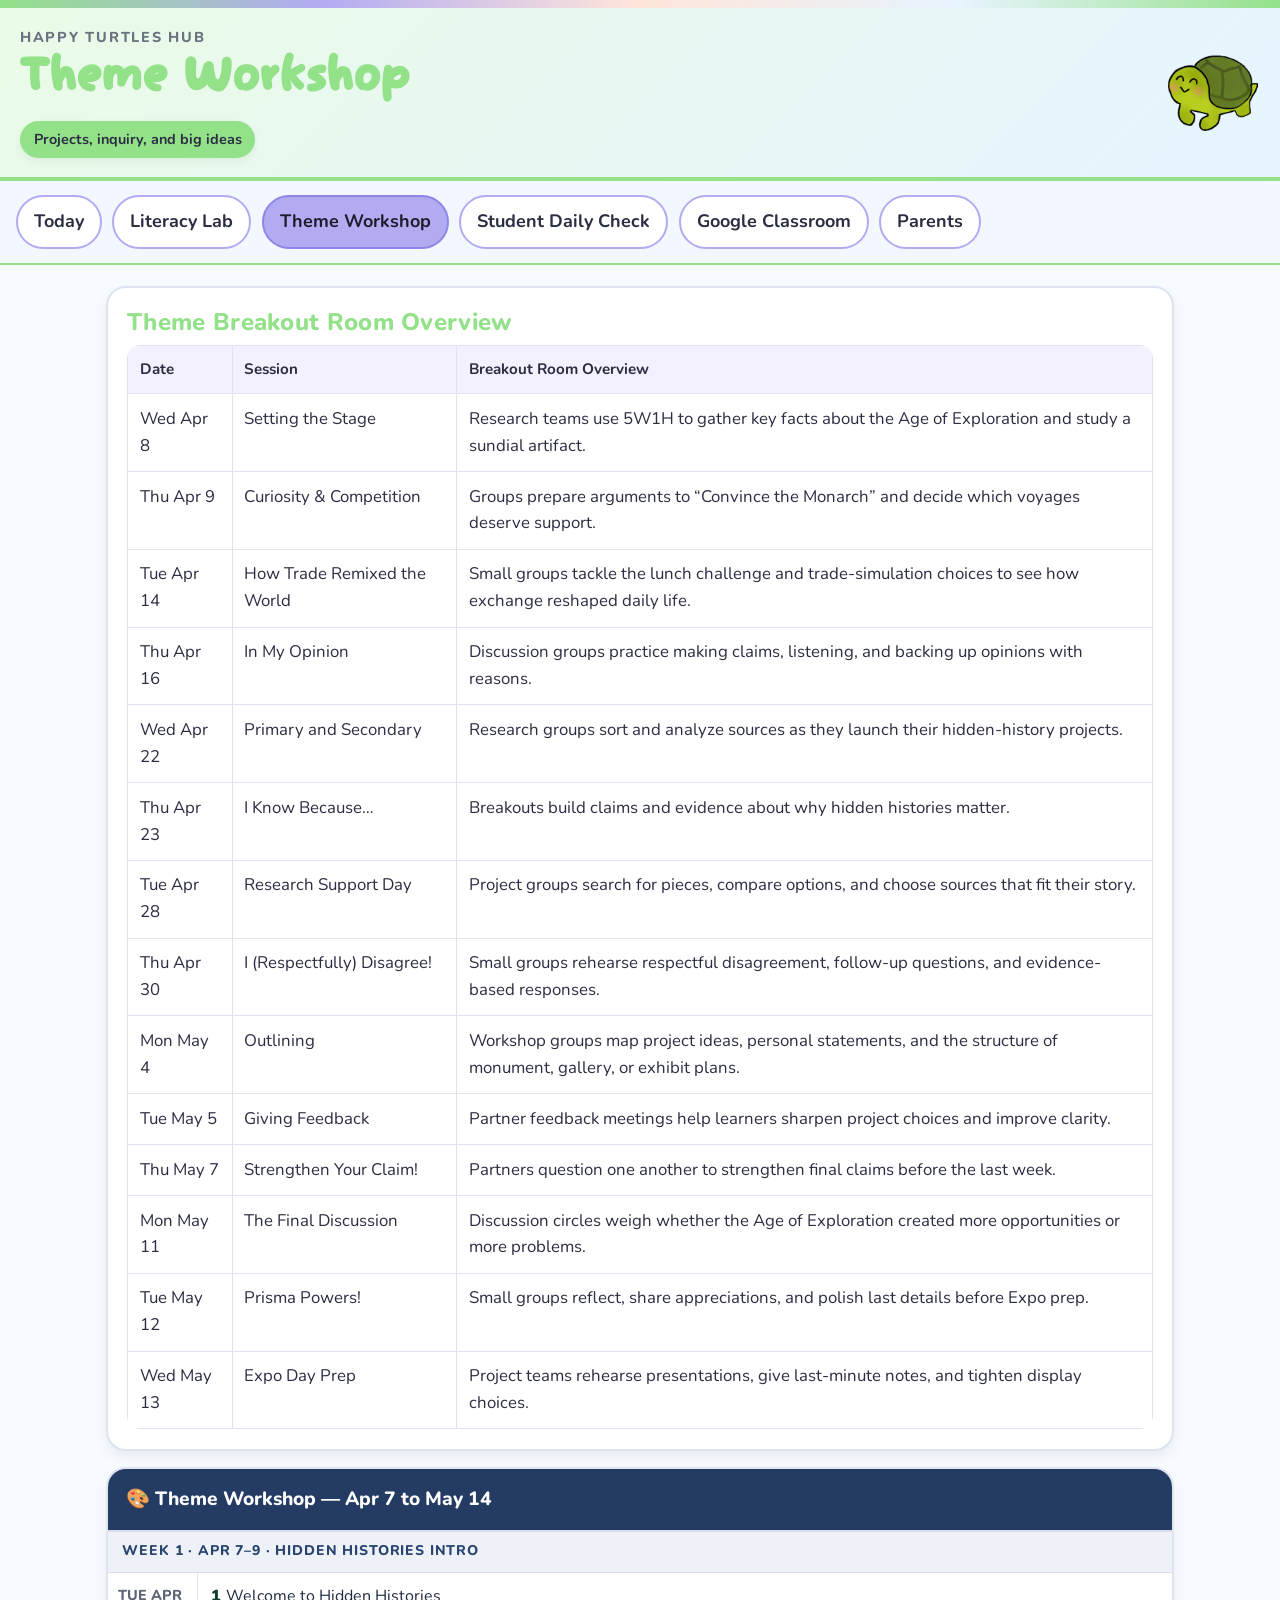
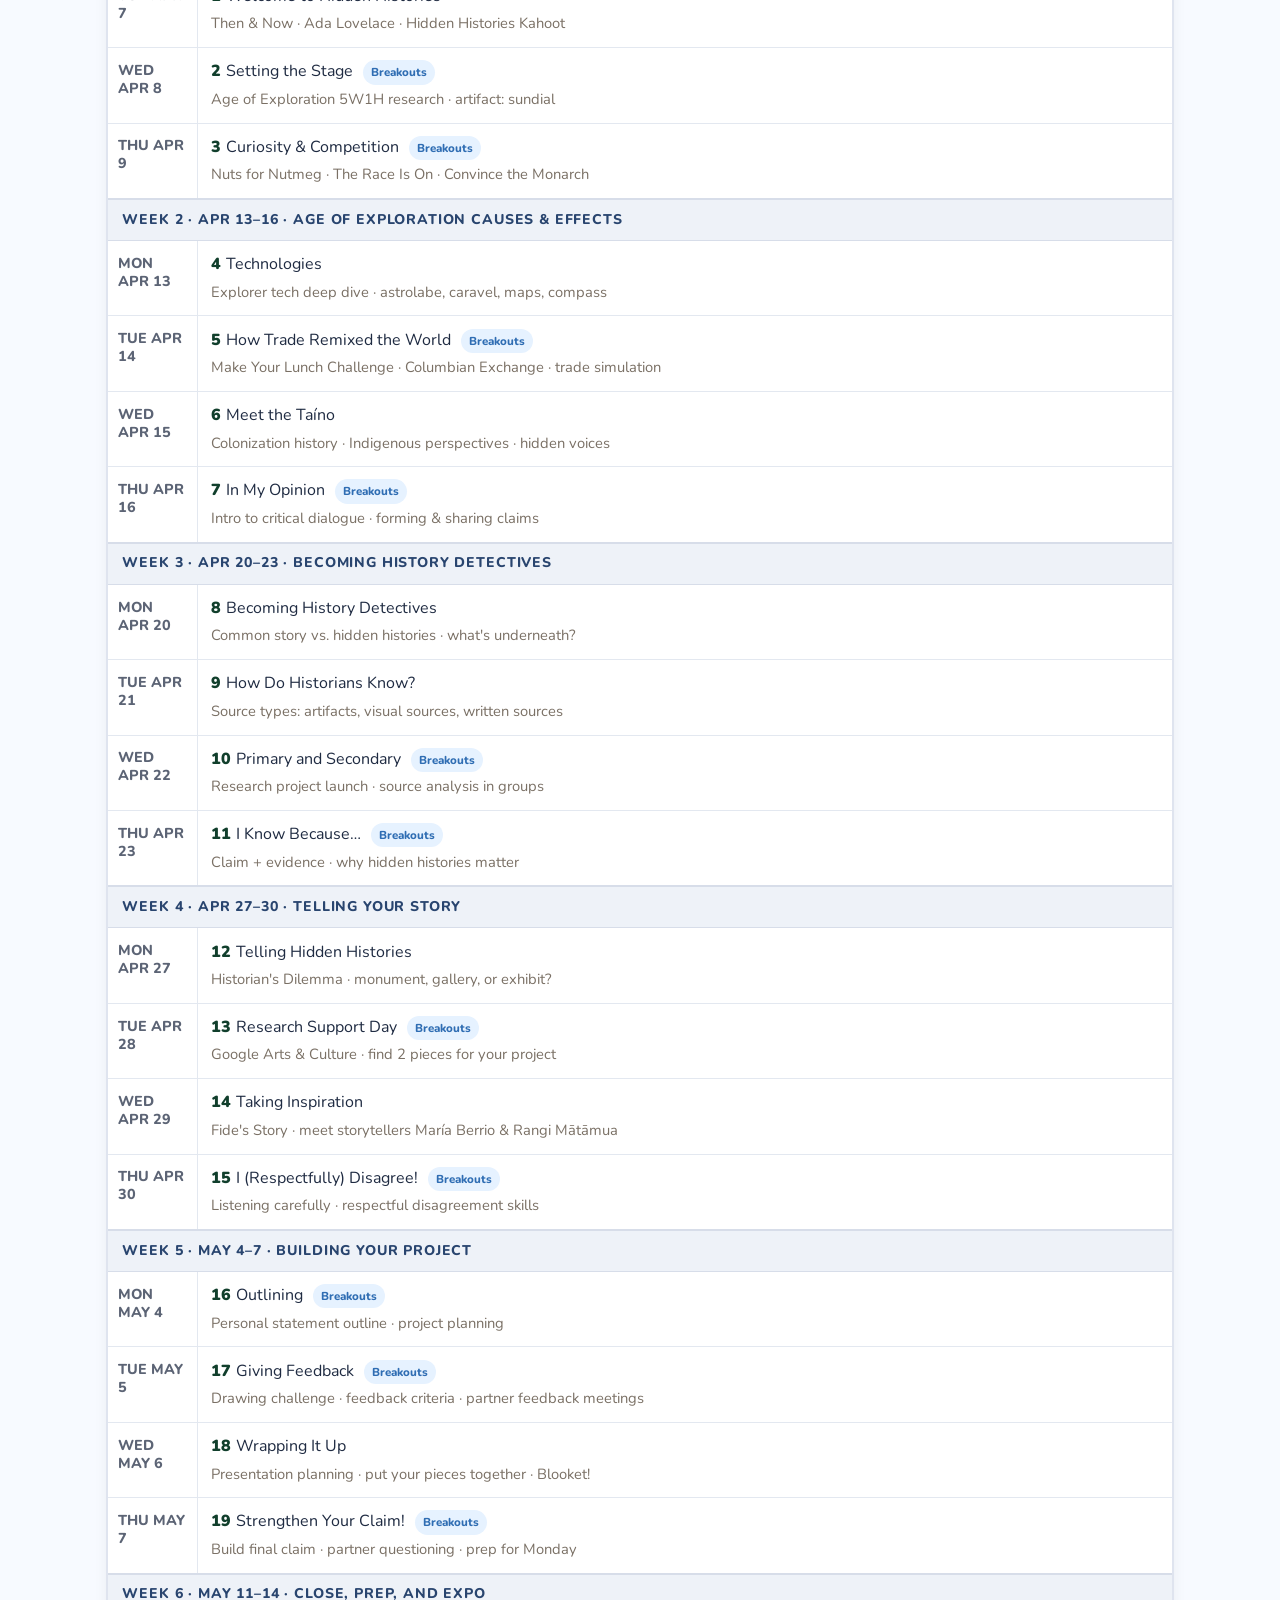
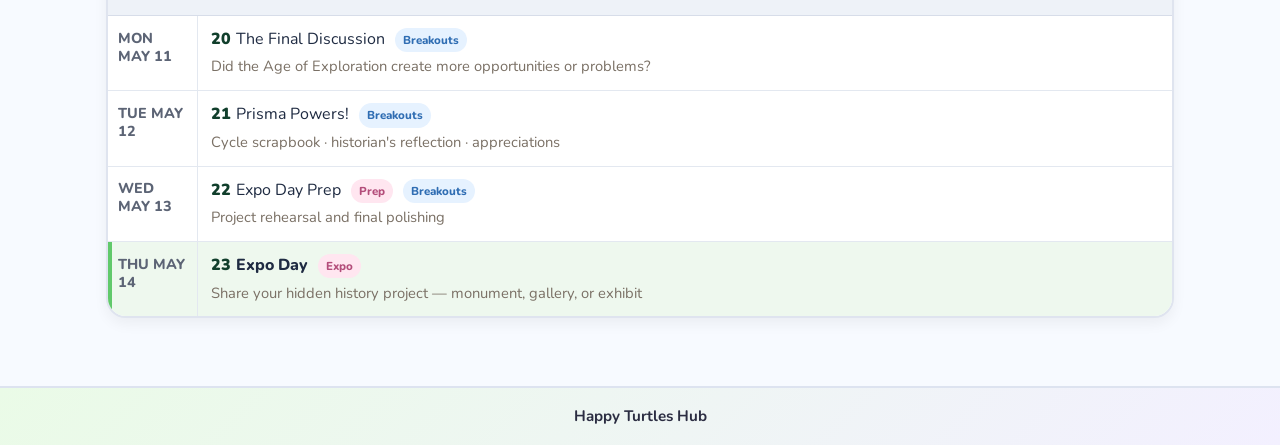
<file: theme.html>
<!DOCTYPE html>
<html lang="en">
<head>
  <meta charset="UTF-8" />
  <meta name="viewport" content="width=device-width, initial-scale=1.0" />
  <title>Happy Turtles Hub — Theme Workshop</title>
  <link href="https://fonts.googleapis.com/css2?family=Nunito:wght@400;600;700;800&display=swap" rel="stylesheet">
<link rel="stylesheet" href="style.css?v=2" />
</head>
<body data-page="theme">
  <div class="top-bar"></div>

  <header class="site-header">
    <div class="branding">
      <div class="subtitle">Happy Turtles Hub</div>
      <h1>Theme Workshop</h1>
      <div class="tagline">Projects, inquiry, and big ideas</div>
    </div>
    <div class="logo-wrap">
      <img src="images/happy-turtle.png" alt="Happy turtle logo" />
    </div>
  </header>

  <nav class="main-nav">
    <a href="index.html" data-page="today">Today</a>
    <a href="literacy.html" data-page="literacy">Literacy Lab</a>
    <a href="theme.html" data-page="theme">Theme Workshop</a>
    <a href="https://prisma-daily-check.web.app/student.html" target="_blank">Student Daily Check</a>
    <a href="https://classroom.google.com/c/Nzc0MDk2MDExMjM1" target="_blank">Google Classroom</a>
    <a href="parents.html" data-page="parents">Parents</a>
  </nav>

  <main class="container">
    <section class="table-card">
      <h3 class="section-title">Theme Breakout Room Overview</h3>
      <div class="table-wrap">
        <table>
          <tr>
            <th>Date</th>
            <th>Session</th>
            <th>Breakout Room Overview</th>
          </tr>
          <tr><td>Wed Apr 8</td><td>Setting the Stage</td><td>Research teams use 5W1H to gather key facts about the Age of Exploration and study a sundial artifact.</td></tr>
          <tr><td>Thu Apr 9</td><td>Curiosity &amp; Competition</td><td>Groups prepare arguments to “Convince the Monarch” and decide which voyages deserve support.</td></tr>
          <tr><td>Tue Apr 14</td><td>How Trade Remixed the World</td><td>Small groups tackle the lunch challenge and trade-simulation choices to see how exchange reshaped daily life.</td></tr>
          <tr><td>Thu Apr 16</td><td>In My Opinion</td><td>Discussion groups practice making claims, listening, and backing up opinions with reasons.</td></tr>
          <tr><td>Wed Apr 22</td><td>Primary and Secondary</td><td>Research groups sort and analyze sources as they launch their hidden-history projects.</td></tr>
          <tr><td>Thu Apr 23</td><td>I Know Because…</td><td>Breakouts build claims and evidence about why hidden histories matter.</td></tr>
          <tr><td>Tue Apr 28</td><td>Research Support Day</td><td>Project groups search for pieces, compare options, and choose sources that fit their story.</td></tr>
          <tr><td>Thu Apr 30</td><td>I (Respectfully) Disagree!</td><td>Small groups rehearse respectful disagreement, follow-up questions, and evidence-based responses.</td></tr>
          <tr><td>Mon May 4</td><td>Outlining</td><td>Workshop groups map project ideas, personal statements, and the structure of monument, gallery, or exhibit plans.</td></tr>
          <tr><td>Tue May 5</td><td>Giving Feedback</td><td>Partner feedback meetings help learners sharpen project choices and improve clarity.</td></tr>
          <tr><td>Thu May 7</td><td>Strengthen Your Claim!</td><td>Partners question one another to strengthen final claims before the last week.</td></tr>
          <tr><td>Mon May 11</td><td>The Final Discussion</td><td>Discussion circles weigh whether the Age of Exploration created more opportunities or more problems.</td></tr>
          <tr><td>Tue May 12</td><td>Prisma Powers!</td><td>Small groups reflect, share appreciations, and polish last details before Expo prep.</td></tr>
          <tr><td>Wed May 13</td><td>Expo Day Prep</td><td>Project teams rehearse presentations, give last-minute notes, and tighten display choices.</td></tr>
        </table>
      </div>
    </section>

    <section class="schedule-wrap">
      <div class="schedule-header">🎨 Theme Workshop — Apr 7 to May 14</div>

      <div class="week-block">
        <div class="week-label">Week 1 · Apr 7–9 · Hidden Histories Intro</div>

        <div class="schedule-row" data-date="2026-04-07">
          <div class="schedule-day">Tue Apr 7</div>
          <div class="schedule-main">
            <div class="schedule-title-line"><span class="session-num">1</span>Welcome to Hidden Histories</div>
            <div class="schedule-sub">Then &amp; Now · Ada Lovelace · Hidden Histories Kahoot</div>
          </div>
        </div>

        <div class="schedule-row" data-date="2026-04-08">
          <div class="schedule-day">Wed Apr 8</div>
          <div class="schedule-main">
            <div class="schedule-title-line"><span class="session-num">2</span>Setting the Stage <span class="tag tag-breakout">Breakouts</span></div>
            <div class="schedule-sub">Age of Exploration 5W1H research · artifact: sundial</div>
          </div>
        </div>

        <div class="schedule-row" data-date="2026-04-09">
          <div class="schedule-day">Thu Apr 9</div>
          <div class="schedule-main">
            <div class="schedule-title-line"><span class="session-num">3</span>Curiosity &amp; Competition <span class="tag tag-breakout">Breakouts</span></div>
            <div class="schedule-sub">Nuts for Nutmeg · The Race Is On · Convince the Monarch</div>
          </div>
        </div>
      </div>

      <div class="week-block">
        <div class="week-label">Week 2 · Apr 13–16 · Age of Exploration Causes &amp; Effects</div>

        <div class="schedule-row" data-date="2026-04-13">
          <div class="schedule-day">Mon Apr 13</div>
          <div class="schedule-main">
            <div class="schedule-title-line"><span class="session-num">4</span>Technologies</div>
            <div class="schedule-sub">Explorer tech deep dive · astrolabe, caravel, maps, compass</div>
          </div>
        </div>

        <div class="schedule-row" data-date="2026-04-14">
          <div class="schedule-day">Tue Apr 14</div>
          <div class="schedule-main">
            <div class="schedule-title-line"><span class="session-num">5</span>How Trade Remixed the World <span class="tag tag-breakout">Breakouts</span></div>
            <div class="schedule-sub">Make Your Lunch Challenge · Columbian Exchange · trade simulation</div>
          </div>
        </div>

        <div class="schedule-row" data-date="2026-04-15">
          <div class="schedule-day">Wed Apr 15</div>
          <div class="schedule-main">
            <div class="schedule-title-line"><span class="session-num">6</span>Meet the Taíno</div>
            <div class="schedule-sub">Colonization history · Indigenous perspectives · hidden voices</div>
          </div>
        </div>

        <div class="schedule-row" data-date="2026-04-16">
          <div class="schedule-day">Thu Apr 16</div>
          <div class="schedule-main">
            <div class="schedule-title-line"><span class="session-num">7</span>In My Opinion <span class="tag tag-breakout">Breakouts</span></div>
            <div class="schedule-sub">Intro to critical dialogue · forming &amp; sharing claims</div>
          </div>
        </div>
      </div>

      <div class="week-block">
        <div class="week-label">Week 3 · Apr 20–23 · Becoming History Detectives</div>

        <div class="schedule-row" data-date="2026-04-20">
          <div class="schedule-day">Mon Apr 20</div>
          <div class="schedule-main">
            <div class="schedule-title-line"><span class="session-num">8</span>Becoming History Detectives</div>
            <div class="schedule-sub">Common story vs. hidden histories · what's underneath?</div>
          </div>
        </div>

        <div class="schedule-row" data-date="2026-04-21">
          <div class="schedule-day">Tue Apr 21</div>
          <div class="schedule-main">
            <div class="schedule-title-line"><span class="session-num">9</span>How Do Historians Know?</div>
            <div class="schedule-sub">Source types: artifacts, visual sources, written sources</div>
          </div>
        </div>

        <div class="schedule-row" data-date="2026-04-22">
          <div class="schedule-day">Wed Apr 22</div>
          <div class="schedule-main">
            <div class="schedule-title-line"><span class="session-num">10</span>Primary and Secondary <span class="tag tag-breakout">Breakouts</span></div>
            <div class="schedule-sub">Research project launch · source analysis in groups</div>
          </div>
        </div>

        <div class="schedule-row" data-date="2026-04-23">
          <div class="schedule-day">Thu Apr 23</div>
          <div class="schedule-main">
            <div class="schedule-title-line"><span class="session-num">11</span>I Know Because… <span class="tag tag-breakout">Breakouts</span></div>
            <div class="schedule-sub">Claim + evidence · why hidden histories matter</div>
          </div>
        </div>
      </div>

      <div class="week-block">
        <div class="week-label">Week 4 · Apr 27–30 · Telling Your Story</div>

        <div class="schedule-row" data-date="2026-04-27">
          <div class="schedule-day">Mon Apr 27</div>
          <div class="schedule-main">
            <div class="schedule-title-line"><span class="session-num">12</span>Telling Hidden Histories</div>
            <div class="schedule-sub">Historian's Dilemma · monument, gallery, or exhibit?</div>
          </div>
        </div>

        <div class="schedule-row" data-date="2026-04-28">
          <div class="schedule-day">Tue Apr 28</div>
          <div class="schedule-main">
            <div class="schedule-title-line"><span class="session-num">13</span>Research Support Day <span class="tag tag-breakout">Breakouts</span></div>
            <div class="schedule-sub">Google Arts &amp; Culture · find 2 pieces for your project</div>
          </div>
        </div>

        <div class="schedule-row" data-date="2026-04-29">
          <div class="schedule-day">Wed Apr 29</div>
          <div class="schedule-main">
            <div class="schedule-title-line"><span class="session-num">14</span>Taking Inspiration</div>
            <div class="schedule-sub">Fide's Story · meet storytellers María Berrio &amp; Rangi Mātāmua</div>
          </div>
        </div>

        <div class="schedule-row" data-date="2026-04-30">
          <div class="schedule-day">Thu Apr 30</div>
          <div class="schedule-main">
            <div class="schedule-title-line"><span class="session-num">15</span>I (Respectfully) Disagree! <span class="tag tag-breakout">Breakouts</span></div>
            <div class="schedule-sub">Listening carefully · respectful disagreement skills</div>
          </div>
        </div>
      </div>

      <div class="week-block">
        <div class="week-label">Week 5 · May 4–7 · Building Your Project</div>

        <div class="schedule-row" data-date="2026-05-04">
          <div class="schedule-day">Mon May 4</div>
          <div class="schedule-main">
            <div class="schedule-title-line"><span class="session-num">16</span>Outlining <span class="tag tag-breakout">Breakouts</span></div>
            <div class="schedule-sub">Personal statement outline · project planning</div>
          </div>
        </div>

        <div class="schedule-row" data-date="2026-05-05">
          <div class="schedule-day">Tue May 5</div>
          <div class="schedule-main">
            <div class="schedule-title-line"><span class="session-num">17</span>Giving Feedback <span class="tag tag-breakout">Breakouts</span></div>
            <div class="schedule-sub">Drawing challenge · feedback criteria · partner feedback meetings</div>
          </div>
        </div>

        <div class="schedule-row" data-date="2026-05-06">
          <div class="schedule-day">Wed May 6</div>
          <div class="schedule-main">
            <div class="schedule-title-line"><span class="session-num">18</span>Wrapping It Up</div>
            <div class="schedule-sub">Presentation planning · put your pieces together · Blooket!</div>
          </div>
        </div>

        <div class="schedule-row" data-date="2026-05-07">
          <div class="schedule-day">Thu May 7</div>
          <div class="schedule-main">
            <div class="schedule-title-line"><span class="session-num">19</span>Strengthen Your Claim! <span class="tag tag-breakout">Breakouts</span></div>
            <div class="schedule-sub">Build final claim · partner questioning · prep for Monday</div>
          </div>
        </div>
      </div>

      <div class="week-block">
        <div class="week-label">Week 6 · May 11–14 · Close, Prep, and Expo</div>

        <div class="schedule-row" data-date="2026-05-11">
          <div class="schedule-day">Mon May 11</div>
          <div class="schedule-main">
            <div class="schedule-title-line"><span class="session-num">20</span>The Final Discussion <span class="tag tag-breakout">Breakouts</span></div>
            <div class="schedule-sub">Did the Age of Exploration create more opportunities or problems?</div>
          </div>
        </div>

        <div class="schedule-row" data-date="2026-05-12">
          <div class="schedule-day">Tue May 12</div>
          <div class="schedule-main">
            <div class="schedule-title-line"><span class="session-num">21</span>Prisma Powers! <span class="tag tag-breakout">Breakouts</span></div>
            <div class="schedule-sub">Cycle scrapbook · historian's reflection · appreciations</div>
          </div>
        </div>

        <div class="schedule-row" data-date="2026-05-13">
          <div class="schedule-day">Wed May 13</div>
          <div class="schedule-main">
            <div class="schedule-title-line"><span class="session-num">22</span>Expo Day Prep <span class="tag tag-celebrate">Prep</span> <span class="tag tag-breakout">Breakouts</span></div>
            <div class="schedule-sub">Project rehearsal and final polishing</div>
          </div>
        </div>

        <div class="schedule-row" data-date="2026-05-14">
          <div class="schedule-day">Thu May 14</div>
          <div class="schedule-main">
            <div class="schedule-title-line"><span class="session-num">23</span>Expo Day <span class="tag tag-celebrate">Expo</span></div>
            <div class="schedule-sub">Share your hidden history project — monument, gallery, or exhibit</div>
          </div>
        </div>
      </div>
    </section>
  </main>

  <footer class="footer">Happy Turtles Hub</footer>
  <script src="script.js"></script>
</body>
</html>
</file>
<file: style.css>
@font-face {
  font-family: "TurtleBubble";
  src: url("fonts/KinderChildKawaiiBubble-WpnAz.otf") format("opentype");
}

* {
  box-sizing: border-box;
  margin: 0;
  padding: 0;
}

:root {
  --green-light: #93e189;
  --green-medium: #61c96b;
  --green-dark: #3fa34d;

  --lavender: #b2abf2;
  --lavender-dark: #8f85e8;
  --lavender-light: #f3f0ff;

  --mint: #eafbe7;
  --peach: #ffe5d9;
  --sky: #e8f4ff;
  --butter: #fff7cc;

  --white: #ffffff;
  --offwhite: #f7faff;
  --text: #2b2d42;
  --muted: #6b7280;
  --border: #dde3f0;

  --heading-font: "TurtleBubble", cursive;
  --body-font: "Nunito", Arial, sans-serif;
}

html {
  scroll-behavior: smooth;
}

body {
  font-family: var(--body-font);
  font-size: 18px;
  background: var(--offwhite);
  color: var(--text);
  line-height: 1.6;
}

a {
  color: var(--green-light);
  font-weight: 700;
}

a:hover {
  opacity: 0.9;
}

.top-bar {
  height: 8px;
  background: linear-gradient(
    90deg,
    var(--green-light),
    var(--lavender),
    var(--peach),
    var(--sky),
    var(--green-light)
  );
}

.site-header {
  background: linear-gradient(135deg, #eafbe7, #e6f4ff);
  color: var(--text);
  padding: 1.15rem 1.25rem;
  display: flex;
  justify-content: space-between;
  align-items: center;
  gap: 1rem;
  flex-wrap: wrap;
  border-bottom: 4px solid var(--green-light);
}

.branding h1 {
  font-family: var(--heading-font);
  font-size: 3.2rem;
  color: var(--green-light);
  margin-bottom: 0.35rem;
  letter-spacing: 2px;
  line-height: 1.08;
}

.branding .subtitle {
  font-size: 0.9rem;
  letter-spacing: 0.12em;
  text-transform: uppercase;
  color: var(--muted);
  font-weight: 800;
}

.branding .tagline {
  margin-top: 0.65rem;
  display: inline-block;
  background: var(--green-light);
  color: var(--text);
  padding: 0.45rem 0.85rem;
  border-radius: 999px;
  font-size: 0.9rem;
  font-weight: bold;
  box-shadow: 0 3px 8px rgba(0, 0, 0, 0.06);
}

.logo-wrap img {
  width: 95px;
  height: auto;
  display: block;
}

.main-nav {
  background: #f3f7ff;
  display: flex;
  flex-wrap: wrap;
  gap: 0.65rem;
  padding: 0.9rem 1rem;
  border-bottom: 2px solid var(--green-light);
}

.main-nav a {
  color: var(--text);
  text-decoration: none;
  padding: 0.65rem 1rem;
  border-radius: 999px;
  font-weight: bold;
  background: var(--white);
  border: 2px solid var(--lavender);
  transition: all 0.2s ease;
}

.main-nav a:hover {
  background: var(--green-light);
  color: var(--text);
}

.main-nav a.active {
  background: var(--lavender);
  color: #1d1e2c;
  border-color: var(--lavender-dark);
}

.container {
  max-width: 1100px;
  margin: 0 auto;
  padding: 1.3rem 1rem 3rem;
}

.page-title {
  font-family: var(--heading-font);
  font-size: 2.7rem;
  color: var(--green-light);
  margin-bottom: 1.1rem;
  letter-spacing: 1.5px;
  line-height: 1.1;
}

.card,
.hero-card,
.notice,
.table-card {
  background: var(--white);
  border: 2px solid var(--border);
  border-radius: 20px;
  padding: 1.2rem;
  margin-bottom: 1rem;
  box-shadow: 0 6px 14px rgba(0, 0, 0, 0.06);
}

.hero-card {
  background: linear-gradient(135deg, var(--mint), var(--white));
  border-left: 8px solid var(--green-light);
}

.notice {
  background: linear-gradient(135deg, var(--butter), var(--white));
  border-left: 8px solid var(--lavender);
}

.section-title {
  font-family: "Nunito", Arial, sans-serif;
  font-size: 1.5rem;
  font-weight: 800;
  color: var(--green-light);
  margin-bottom: 0.5rem;
  line-height: 1.25;
  letter-spacing: 0.3px;
}

.subtle {
  color: var(--muted);
  font-size: 0.95rem;
}

.badge {
  display: inline-block;
  background: var(--lavender);
  color: var(--text);
  font-weight: bold;
  font-size: 0.82rem;
  border-radius: 999px;
  padding: 0.32rem 0.72rem;
  margin-top: 0.5rem;
}

.grid-2,
.grid-3 {
  display: grid;
  gap: 1rem;
}

.grid-2 {
  grid-template-columns: 1fr 1fr;
}

.grid-3 {
  grid-template-columns: repeat(3, 1fr);
}

.info-box {
  background: #fcfcff;
  border: 2px solid var(--border);
  border-radius: 16px;
  padding: 0.9rem;
}

.info-box h3 {
  font-size: 1rem;
  margin-bottom: 0.45rem;
  color: #6f63d9;
}

ul.pretty-list {
  padding-left: 1.2rem;
}

ul.pretty-list li {
  margin-bottom: 0.35rem;
}

p,
li,
td {
  font-size: 1.05rem;
}

th {
  font-size: 0.95rem;
}

.small {
  font-size: 0.9rem;
}

.table-wrap {
  overflow-x: auto;
}

table {
  width: 100%;
  border-collapse: collapse;
  background: var(--white);
  border-radius: 14px;
  overflow: hidden;
}

th,
td {
  border: 1px solid var(--border);
  padding: 0.72rem;
  text-align: left;
  vertical-align: top;
}

th {
  background: var(--lavender-light);
  color: var(--text);
}

.highlight {
  background: var(--mint);
}

.mauve-card {
  border-left: 8px solid #ffbfa3;
  background: linear-gradient(135deg, var(--peach), var(--white));
}

.navy-card {
  border-left: 8px solid #9ed8ff;
  background: linear-gradient(135deg, var(--sky), var(--white));
}

/* 💚 Daily Practice */
.green-card {
  border-left: 8px solid #dd8fb1;
  background: linear-gradient(135deg, #EAFBE7, #ffffff);
}

/* 💙 Live Sessions */
.blue-card {
  border-left: 8px solid #9ED8FF;
  background: linear-gradient(135deg, #E8F4FF, #ffffff);
}

/* 💛 Literacy Lab */
.lit-card-soft {
  border-left: 8px solid #CFF5B5;
  background: linear-gradient(135deg, #F4FDEB, #ffffff);
}

/* 💜 Theme Workshop */
.theme-card-soft {
  border-left: 8px solid #B2ABF2;
  background: linear-gradient(135deg, #F3F0FF, #ffffff);
}

.lavender-card {
  border-left: 8px solid var(--lavender);
  background: linear-gradient(135deg, var(--lavender-light), var(--white));
}

.footer {
  background: linear-gradient(135deg, var(--mint), var(--lavender-light));
  color: var(--text);
  text-align: center;
  padding: 1rem;
  font-size: 0.95rem;
  border-top: 2px solid var(--border);
  font-weight: 700;
}

/* ===== Literacy + Theme custom sections ===== */

.lit-card {
  background: #ffffff;
  border: 2px solid #dfe4ef;
  border-radius: 20px;
  overflow: hidden;
  box-shadow: 0 6px 14px rgba(0, 0, 0, 0.05);
  margin-bottom: 1.25rem;
    border: 2px solid var(--lavender);
}

.lit-card-header {
  background: linear-gradient(135deg, var(--lavender), var(--lavender-light));
  color: var(--text);
  padding: 0.9rem 1.1rem;
  font-family: "Nunito", Arial, sans-serif;
  font-size: 1.2rem;
  font-weight: 800;
}

.lit-card-body {
  padding: 0;
  background: #fff;
}

.reading-calendar-wrap {
  overflow-x: auto;
}

.reading-calendar {
  width: 100%;
  border-collapse: collapse;
  min-width: 700px;
}

.reading-calendar th {
  background: var(--lavender-light);
  color: var(--text);
  text-align: center;
  font-size: 0.92rem;
  font-weight: 800;
  padding: 0.8rem 0.5rem;
  border: 1px solid var(--border);
}

.reading-calendar td {
  background: #fff;
  text-align: center;
  vertical-align: top;
  padding: 0.55rem 0.45rem;
  border: 1px solid #e6d8ca;
  min-width: 120px;
}

.reading-date {
  display: block;
  font-size: 0.78rem;
  line-height: 1.1;
  color: #7a7065;
  margin-bottom: 0.18rem;
  text-align: center;
}

.reading-pages {
  display: block;
  font-size: 1rem;
  font-weight: 800;
  color: var(--green-medium);
  text-align: center;
}

.reading-note {
  display: block;
  font-size: 0.92rem;
  color: #6d8e87;
  font-style: italic;
  text-align: center;
}

.reading-done {
  display: block;
  font-size: 0.9rem;
  color: #a8adb8;
  text-align: center;
}

.schedule-wrap {
  border: 2px solid #dfe4ef;
  border-radius: 20px;
  overflow: hidden;
  background: #fff;
  box-shadow: 0 6px 14px rgba(0, 0, 0, 0.05);
  margin-bottom: 1.25rem;
}

.schedule-header {
  background: #243b63;
  color: white;
  padding: 0.95rem 1.15rem;
  font-family: "Nunito", Arial, sans-serif;
  font-size: 1.2rem;
  font-weight: 800;
}

.week-block {
  border-top: 1px solid #d7dde9;
}

.week-block:first-of-type {
  border-top: none;
}

.week-label {
  background: #eef2f8;
  color: #29456f;
  font-size: 0.88rem;
  font-weight: 800;
  text-transform: uppercase;
  letter-spacing: 0.06em;
  padding: 0.55rem 0.9rem;
  border-top: 1px solid #d7dde9;
  border-bottom: 1px solid #d7dde9;
}

.schedule-row {
  display: grid;
  grid-template-columns: 90px 1fr;
  border-bottom: 1px solid #e3e8f0;
}

.schedule-row:last-child {
  border-bottom: none;
}

.schedule-day {
  padding: 0.8rem 0.65rem;
  background: #fff;
  border-right: 1px solid #e3e8f0;
  font-size: 0.9rem;
  font-weight: 800;
  color: #5c6475;
  text-transform: uppercase;
  line-height: 1.25;
}

.schedule-main {
  padding: 0.7rem 0.8rem;
  background: #fff;
}

.schedule-title-line {
  font-size: 1rem;
  color: #1f2b42;
  margin-bottom: 0.18rem;
}

.session-num {
  font-weight: 900;
  color: #113f2c;
  margin-right: 0.35rem;
}

.schedule-sub {
  font-size: 0.92rem;
  color: #7a7065;
}

.tag {
  display: inline-block;
  font-size: 0.72rem;
  font-weight: 800;
  padding: 0.18rem 0.5rem;
  border-radius: 999px;
  margin-left: 0.35rem;
  vertical-align: middle;
}

/* 💙 Breakouts */
.tag-breakout {
  background: #E6F2FF;
  color: #2F6DB3;
}

/* 💜 Jam */
.tag-jam {
  background: #F0EBFF;
  color: #6F63D9;
}

/* 🟡 Feedback */
.tag-feedback {
  background: #FFF4CC;
  color: #B38A00;
}

/* 💖 Celebrate / Expo / Prep */
.tag-celebrate,
.tag-expo,
.tag-prep {
  background: #FFE6F0;
  color: #B34D7A;
}
.reading-calendar td.is-today {
  background: #f8efe7 !important;
  box-shadow: inset 0 0 0 3px var(--green-medium);
}

.reading-calendar td.is-today .reading-date {
color: var(--green-medium);
  font-weight: 800;
}

.schedule-row.is-today .schedule-day,
.schedule-row.is-today .schedule-main {
  background: #eef8ee;
}

.schedule-row.is-today .schedule-day {
  box-shadow: inset 4px 0 0 #61c96b;
}

.schedule-row.is-today .schedule-title-line {
  font-weight: 800;
}

@media (max-width: 800px) {
  .grid-2,
  .grid-3 {
    grid-template-columns: 1fr;
  }
}

@media (max-width: 700px) {
  .site-header {
    align-items: flex-start;
    padding: 1rem;
  }

  .branding h1 {
    font-size: 2.5rem;
    letter-spacing: 1.5px;
  }

  .page-title {
    font-size: 2.2rem;
    letter-spacing: 1px;
  }

  .section-title {
    font-size: 1.3rem;
  }

  .logo-wrap img {
    width: 72px;
  }

  .main-nav {
    flex-direction: column;
    align-items: stretch;
  }

  .main-nav a {
    text-align: center;
  }

  .container {
    padding: 1rem 0.85rem 2rem;
  }

  th,
  td {
    padding: 0.6rem;
    font-size: 0.92rem;
  }

  .schedule-row {
    grid-template-columns: 1fr;
  }

  .schedule-day {
    border-right: none;
    border-bottom: 1px solid #e3e8f0;
  }

  .lit-card-header,
  .schedule-header {
    font-size: 1.05rem;
  }
}

/* ===== Parents page cards ===== */

.parent-grid {
  display: grid;
  grid-template-columns: 1fr 1fr;
  gap: 1rem;
}

.skill-card {
  background: var(--white);
  border: 2px solid var(--border);
  border-radius: 22px;
  overflow: hidden;
  box-shadow: 0 6px 14px rgba(0, 0, 0, 0.05);
}

.skill-head {
  background: linear-gradient(135deg, #7fa8ff, var(--lavender));
  color: var(--text);
  padding: 0.9rem 1rem;
  display: flex;
  justify-content: space-between;
  align-items: center;
  gap: 0.75rem;
  font-weight: 800;
  font-size: 1.1rem;
}

.skill-head .small {
  font-size: 0.92rem;
  font-weight: 800;
  color: #2b2d42;
}

.skill-body {
  padding: 0.9rem;
  background: #fff;
}

.skill-sec {
  border: 1.5px solid var(--border);
  border-radius: 16px;
  padding: 0.85rem 0.9rem;
  margin-bottom: 0.7rem;
  background: #fff;
}

.skill-sec:last-child {
  margin-bottom: 0;
}

.skill-sec.lit {
  background: #edf9ea;
  border-color: #cfe9c8;
}

.skill-sec.theme {
  background: #f3ecff;
  border-color: #d7c9f6;
}

.skill-title {
  font-size: 0.85rem;
  font-weight: 800;
  text-transform: uppercase;
  letter-spacing: 0.08em;
  margin-bottom: 0.45rem;
  color: #30415c;
}

.skill-list {
  font-size: 1rem;
  line-height: 1.55;
  color: var(--text);
}

.skill-list strong {
  color: var(--text);
}

.parent-grid .skill-card:nth-child(1) .skill-head,
.parent-grid .skill-card:nth-child(4) .skill-head {
  background: linear-gradient(135deg, #9fd7ff, #d8ecff);
}

.parent-grid .skill-card:nth-child(2) .skill-head,
.parent-grid .skill-card:nth-child(5) .skill-head {
  background: linear-gradient(135deg, #d9ccff, #efe9ff);
}

.parent-grid .skill-card:nth-child(3) .skill-head,
.parent-grid .skill-card:nth-child(6) .skill-head {
  background: linear-gradient(135deg, #b9efc3, #e8faec);
}

@media (max-width: 900px) {
  .parent-grid {
    grid-template-columns: 1fr;
  }
}

.card {
  transition: transform 0.15s ease, box-shadow 0.15s ease;
}

.card:hover {
  transform: translateY(-3px);
  box-shadow: 0 10px 18px rgba(0,0,0,0.08);
}
</file>
